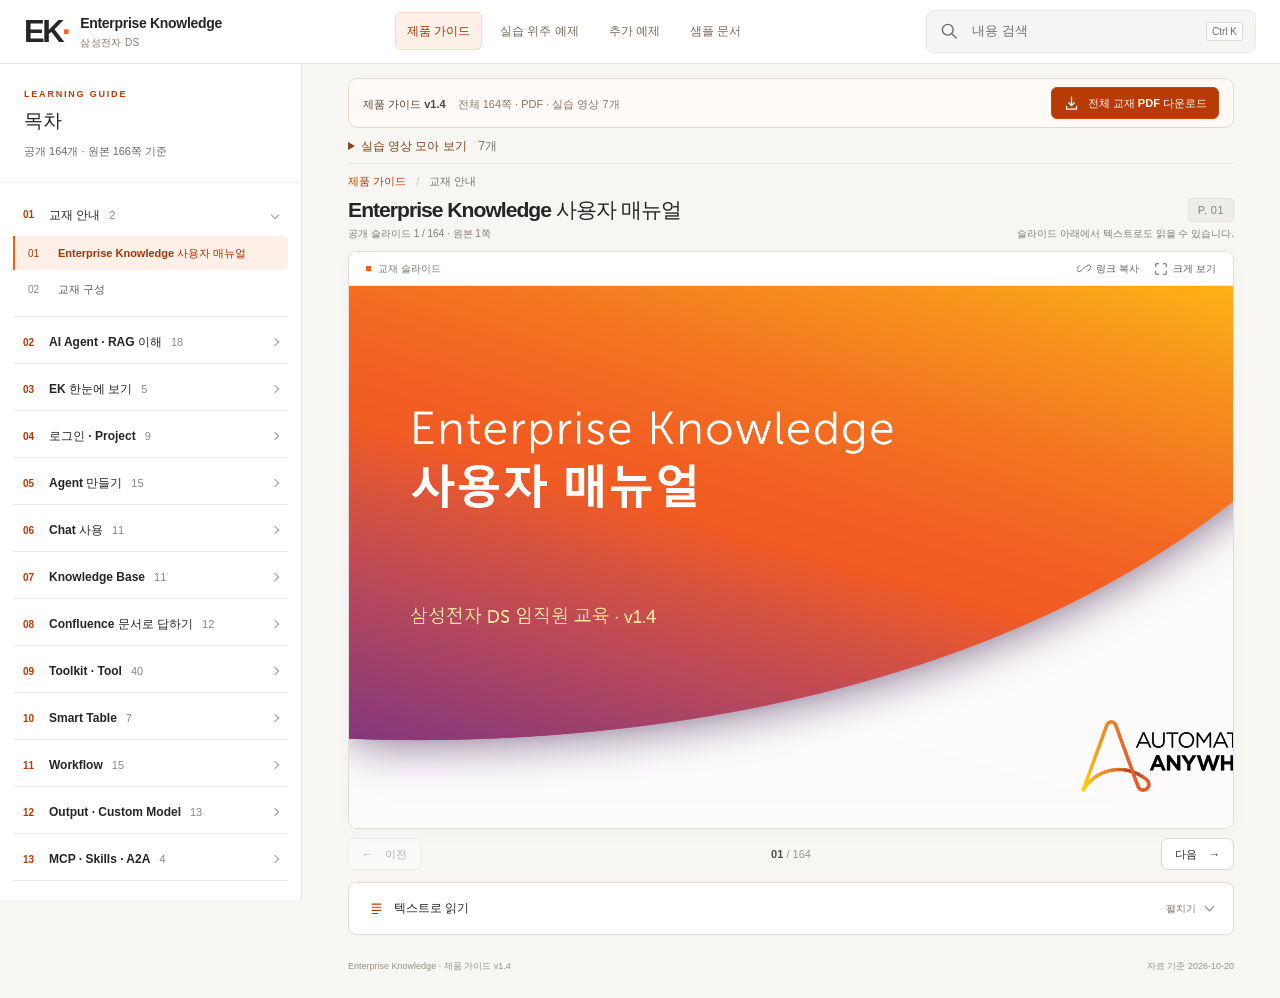
<file: index.html>
<!doctype html>
<html lang="ko">
<head>
  <meta charset="utf-8">
  <meta name="viewport" content="width=device-width, initial-scale=1">
  <meta name="theme-color" content="#FE5A10">
  <meta name="description" content="Enterprise Knowledge 영상 실습이 포함된 Enterprise Knowledge 사용자 매뉴얼 v1.4. 목차와 검색으로 필요한 내용을 찾고, 원본 슬라이드와 텍스트를 함께 읽어보세요.">
  <title>Enterprise Knowledge 사용자 매뉴얼 v1.4</title>
  <link rel="stylesheet" href="assets/site.css?v=20261110-slides">
  <script src="assets/site.js?v=20261110-slides" defer></script>
  <link rel="stylesheet" href="./assets/navigation.css?v=20261110-slides">
  <link rel="stylesheet" href="assets/full-guide.css?v=20261110-slides">
  <link rel="stylesheet" href="assets/video.css?v=20261110-slides">
<link rel="stylesheet" href="assets/fit-slide.css?v=20261110-slides">
<script src="assets/fit-slide.js?v=20261110-slides" defer></script>
</head>
<body class="catalog-reader">
  <a class="skip-link" href="#main">본문으로 바로 가기</a>
  <header class="topbar catalog-topbar">
<button class="icon-button menu-toggle" id="menu-toggle" type="button" aria-controls="sidebar" aria-expanded="false" aria-label="목차 열기">
      <svg viewBox="0 0 24 24" aria-hidden="true"><path d="M4 6h16M4 12h16M4 18h16"/></svg>
    </button>
<a class="brand" href="./" aria-label="Enterprise Knowledge 삼성전자 DS 제품 가이드"><span class="brand-symbol" aria-hidden="true">EK<span>·</span></span><span class="brand-name">Enterprise Knowledge<small>삼성전자 DS</small></span></a>
<nav class="catalog-nav" aria-label="자료 선택"><a href="./" aria-current="page">제품 가이드</a><a href="examples/">실습 위주 예제</a><a href="additional-examples/">추가 예제</a><a href="samples/">샘플 문서</a></nav>
<form class="search" role="search" id="search-form">
      <label class="sr-only" for="search-input">내용 검색</label>
      <svg viewBox="0 0 24 24" aria-hidden="true"><circle cx="10.5" cy="10.5" r="6.5"/><path d="m16 16 4.5 4.5"/></svg>
      <input id="search-input" type="search" placeholder="내용 검색" autocomplete="off" spellcheck="false" aria-controls="course-nav" aria-describedby="search-status">
      <button id="search-results-button" class="search-results-button" type="button" hidden>결과 보기</button>
      <kbd aria-hidden="true">Ctrl K</kbd>
    </form>
</header>

  <div class="app-layout">
    <button class="nav-backdrop" id="nav-backdrop" type="button" tabindex="-1" aria-label="목차 닫기" hidden></button>
    <aside class="sidebar" id="sidebar" aria-label="목차">
      <div class="sidebar-heading"><div><p class="eyebrow">LEARNING GUIDE</p><h2>목차</h2></div><button class="icon-button mobile-close" id="menu-close" type="button" aria-label="목차 닫기"><svg viewBox="0 0 24 24" aria-hidden="true"><path d="m6 6 12 12M18 6 6 18"/></svg></button></div>
      <p class="search-status" id="search-status" role="status" aria-live="polite">자료를 불러오고 있습니다.</p>
      <nav id="course-nav" aria-label="모듈별 슬라이드"></nav>
      <div class="sidebar-footer"><span class="status-dot" aria-hidden="true"></span><span id="document-version">제품 가이드 v1.4 · 영상 실습 포함</span><p>목차를 선택하거나 검색해 보세요.<br>← → 키로 앞뒤 페이지를 이동합니다.</p></div>
    </aside>

    <main id="main" tabindex="-1">
      <div class="guide-download-bar" role="group" aria-label="전체 교재 다운로드"><div class="guide-download-copy"><strong>제품 가이드 v1.4</strong><span>전체 164쪽 · PDF · 실습 영상 7개</span></div><a class="full-guide-download" href="downloads/full-guide.pdf" download="EK_사용자매뉴얼_v1.4_전체교재.pdf" aria-label="제품 가이드 전체 교재 PDF 다운로드, 164쪽"><svg viewBox="0 0 24 24" aria-hidden="true"><path d="M12 3v12m-4-4 4 4 4-4M5 16v4h14v-4"/></svg><span>전체 교재 PDF 다운로드</span></a></div>
      <details class="video-index"><summary>실습 영상 모아 보기 <span>7개</span></summary><ul><li><a href="#slide-34"><span>34쪽</span> 언어 설정 바꾸기</a></li><li><a href="#slide-35"><span>35쪽</span> 프로젝트 만들기</a></li><li><a href="#slide-48"><span>48쪽</span> 에이전트 만들기</a></li><li><a href="#slide-49"><span>49쪽</span> 툴킷 추가하기</a></li><li><a href="#slide-50"><span>50쪽</span> 도구와 Workflow 추가하기</a></li><li><a href="#slide-60"><span>60쪽</span> 에이전트와 채팅하기</a></li><li><a href="#slide-72"><span>72쪽</span> 지식 베이스 문서를 연결해 채팅하기</a></li></ul></details>
      <section class="loading-panel" id="loading-panel" aria-live="polite"><span class="loading-spinner" aria-hidden="true"></span><h1>제품 자료를 불러오는 중입니다</h1><p>잠시만 기다려 주세요.</p></section>
      <section class="error-panel" id="error-panel" hidden><p class="eyebrow">자료를 열 수 없습니다</p><h1>제품 자료를 다시 불러와 주세요</h1><p id="error-message"></p><button class="button primary" id="retry-button" type="button">다시 불러오기</button></section>
      <article id="reader" hidden>
        <div class="reader-heading">
          <div class="breadcrumb"><span>제품 가이드</span><span aria-hidden="true">/</span><span id="module-label"></span></div>
          <div class="title-row"><h1 id="slide-title"></h1><span class="source-page" id="source-page"></span></div>
          <div class="reader-meta"><p id="position-label"></p><p id="shortcuts-hint">슬라이드 아래에서 텍스트로도 읽을 수 있습니다.</p></div>
        </div>

        <section class="slide-card" aria-label="교재 슬라이드">
          <div class="slide-toolbar"><span><span class="tiny-square" aria-hidden="true"></span>교재 슬라이드</span><div><button class="text-button video-jump" id="video-jump" type="button" hidden>▶ 영상 보기</button><button class="text-button" id="copy-link" type="button"><svg viewBox="0 0 24 24" aria-hidden="true"><path d="m10 13 4-4M8 15l-2 2a4 4 0 0 1-6-6l4-4M16 9l2-2a4 4 0 0 1 6 6l-4 4" transform="translate(1 0) scale(.9)"/></svg><span>링크 복사</span></button><button class="text-button" id="expand-slide" type="button"><svg viewBox="0 0 24 24" aria-hidden="true"><path d="M8 3H3v5M16 3h5v5M3 16v5h5M21 16v5h-5"/></svg><span>크게 보기</span></button></div></div>
          <div class="slide-image-wrap"><img id="slide-image" alt="" width="1600" height="900" decoding="async"><p id="image-error" class="image-error" hidden>슬라이드 이미지를 불러오지 못했습니다. 아래의 텍스트 내용을 확인하거나 페이지를 새로고침해 주세요.</p></div>
          <p class="public-mask-note" id="public-mask-note" hidden>공개용으로 일부 정보가 가려져 있습니다.</p>
        </section>

        <div class="page-navigation" aria-label="슬라이드 이동"><button class="button" id="previous-slide" type="button"><span aria-hidden="true">←</span><span>이전</span></button><span class="page-navigation-count" id="navigation-count"></span><button class="button" id="next-slide" type="button"><span>다음</span><span aria-hidden="true">→</span></button></div>

        <section class="video-card" id="video-panel" aria-labelledby="video-title" hidden>
          <div class="video-heading"><div><p class="eyebrow">화면으로 따라하기</p><h2 id="video-title">실습 영상</h2><p id="video-duration"></p></div><button type="button" class="button primary" id="video-play">영상 재생</button></div>
          <video id="lesson-video" controls playsinline preload="metadata" aria-label="실습 영상"></video>
          <p class="video-error" id="video-error" hidden role="status">영상을 불러오지 못했습니다. 아래 ‘영상 파일 다운로드’로 저장한 뒤 재생해 주세요.</p>
          <div class="video-footer"><p>소리가 없는 화면 녹화입니다. 일시정지하거나 재생 막대를 이동하며 따라 해보세요.</p><a id="video-download" download>영상 파일 다운로드</a></div>
        </section>

        

        <details class="transcript" id="transcript"><summary><span><svg viewBox="0 0 24 24" aria-hidden="true"><path d="M5 5h14M5 10h14M5 15h14M5 20h9"/></svg>텍스트로 읽기</span><span class="details-label">펼치기</span></summary><div class="transcript-inner"><p class="transcript-note">슬라이드의 텍스트와 표입니다. 화면 배치와 실습 화면은 위의 슬라이드를 함께 참고해 주세요.</p><div id="slide-text"></div><div id="slide-tables"></div><div id="slide-links"></div></div></details>

        <footer class="reader-footer"><span>Enterprise Knowledge · 제품 가이드 v1.4</span><span id="document-updated"></span></footer>
      </article>
    </main>
  </div>

  <dialog class="image-dialog" id="image-dialog" aria-labelledby="dialog-title"><div class="dialog-toolbar"><h2 id="dialog-title">슬라이드 크게 보기</h2><button class="button" id="close-dialog" type="button">닫기 <span aria-hidden="true">×</span></button></div><div class="dialog-image-wrap"><img id="dialog-image" alt=""></div><p>작은 화면에서는 이미지를 가로로 이동해 읽을 수 있습니다. Esc 키로 닫을 수 있습니다.</p></dialog>
  <div class="toast" id="toast" role="status" aria-live="polite" hidden></div>
  <noscript><div class="noscript-message">이 제품 자료는 목차와 검색 기능에 JavaScript를 사용합니다. 전체 교재는 상단 PDF 다운로드로 받을 수 있습니다. 브라우저 설정에서 JavaScript를 허용한 후 다시 열어 주세요.</div></noscript>
</body>
</html>
</file>
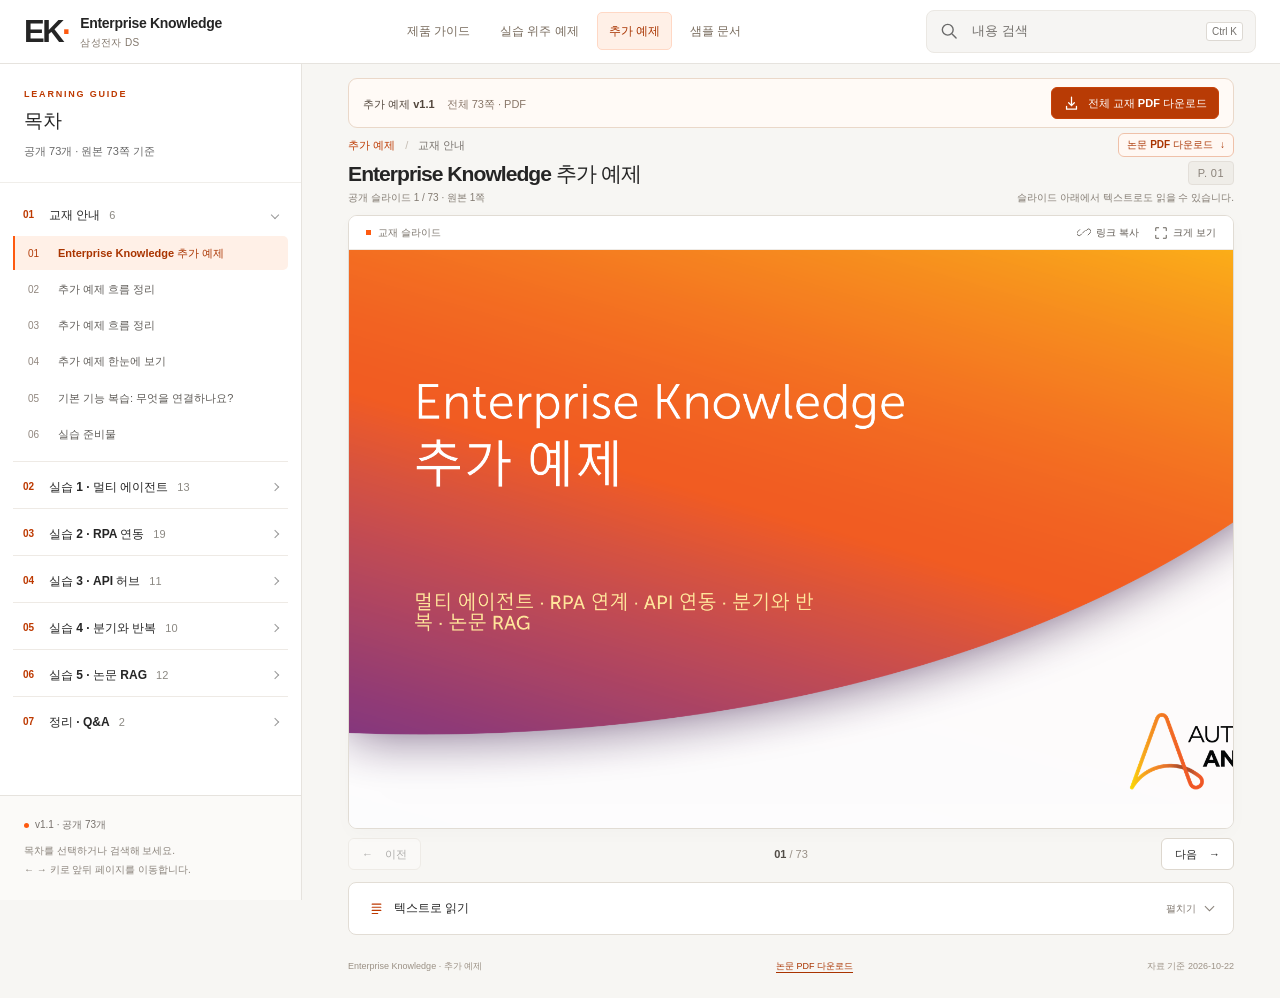
<file: additional-examples/index.html>
<!doctype html>
<html lang="ko">
<head>
  <meta charset="utf-8">
  <meta name="viewport" content="width=device-width, initial-scale=1">
  <meta name="theme-color" content="#FE5A10">
  <meta name="description" content="Enterprise Knowledge 추가 예제 제품 자료. 목차와 검색으로 필요한 내용을 찾고, 원본 슬라이드와 텍스트를 함께 읽어보세요.">
  <title>추가 예제 실습 교재 · Enterprise Knowledge</title>
  <link rel="stylesheet" href="assets/site.css?v=20261110-slides">
  <script src="assets/site.js?v=20261110-slides" defer></script>
  <link rel="stylesheet" href="../assets/navigation.css?v=20261110-slides">
  <link rel="stylesheet" href="../assets/full-guide.css?v=20261110-slides">
<link rel="stylesheet" href="../assets/fit-slide.css?v=20261110-slides">
<script src="../assets/fit-slide.js?v=20261110-slides" defer></script>
</head>
<body class="catalog-reader">
  <a class="skip-link" href="#main">본문으로 바로 가기</a>
  <header class="topbar catalog-topbar">
<button class="icon-button menu-toggle" id="menu-toggle" type="button" aria-controls="sidebar" aria-expanded="false" aria-label="목차 열기">
      <svg viewBox="0 0 24 24" aria-hidden="true"><path d="M4 6h16M4 12h16M4 18h16"/></svg>
    </button>
<a class="brand" href="../" aria-label="Enterprise Knowledge 삼성전자 DS 제품 가이드"><span class="brand-symbol" aria-hidden="true">EK<span>·</span></span><span class="brand-name">Enterprise Knowledge<small>삼성전자 DS</small></span></a>
<nav class="catalog-nav" aria-label="자료 선택"><a href="../">제품 가이드</a><a href="../examples/">실습 위주 예제</a><a href="../additional-examples/" aria-current="page">추가 예제</a><a href="../samples/">샘플 문서</a></nav>
<form class="search" role="search" id="search-form">
      <label class="sr-only" for="search-input">내용 검색</label>
      <svg viewBox="0 0 24 24" aria-hidden="true"><circle cx="10.5" cy="10.5" r="6.5"/><path d="m16 16 4.5 4.5"/></svg>
      <input id="search-input" type="search" placeholder="내용 검색" autocomplete="off" spellcheck="false" aria-controls="course-nav" aria-describedby="search-status">
      <button id="search-results-button" class="search-results-button" type="button" hidden>결과 보기</button>
      <kbd aria-hidden="true">Ctrl K</kbd>
    </form>
</header>

  <div class="app-layout">
    <button class="nav-backdrop" id="nav-backdrop" type="button" tabindex="-1" aria-label="목차 닫기" hidden></button>
    <aside class="sidebar" id="sidebar" aria-label="목차">
      <div class="sidebar-heading"><div><p class="eyebrow">LEARNING GUIDE</p><h2>목차</h2></div><button class="icon-button mobile-close" id="menu-close" type="button" aria-label="목차 닫기"><svg viewBox="0 0 24 24" aria-hidden="true"><path d="m6 6 12 12M18 6 6 18"/></svg></button></div>
      <p class="search-status" id="search-status" role="status" aria-live="polite">자료를 불러오고 있습니다.</p>
      <nav id="course-nav" aria-label="모듈별 슬라이드"></nav>
      <div class="sidebar-footer"><span class="status-dot" aria-hidden="true"></span><span id="document-version">추가 예제 · 웹 제품 자료</span><p>목차를 선택하거나 검색해 보세요.<br>← → 키로 앞뒤 페이지를 이동합니다.</p></div>
    </aside>

    <main id="main" tabindex="-1">
      <div class="guide-download-bar" role="group" aria-label="전체 교재 다운로드"><div class="guide-download-copy"><strong>추가 예제 v1.1</strong><span>전체 73쪽 · PDF</span></div><a class="full-guide-download" href="downloads/full-guide.pdf" download="EK_추가예제_v1.1_전체교재.pdf" aria-label="추가 예제 전체 교재 PDF 다운로드, 73쪽"><svg viewBox="0 0 24 24" aria-hidden="true"><path d="M12 3v12m-4-4 4 4 4-4M5 16v4h14v-4"/></svg><span>전체 교재 PDF 다운로드</span></a></div>
      <section class="loading-panel" id="loading-panel" aria-live="polite"><span class="loading-spinner" aria-hidden="true"></span><h1>제품 자료를 불러오는 중입니다</h1><p>잠시만 기다려 주세요.</p></section>
      <section class="error-panel" id="error-panel" hidden><p class="eyebrow">자료를 열 수 없습니다</p><h1>제품 자료를 다시 불러와 주세요</h1><p id="error-message"></p><button class="button primary" id="retry-button" type="button">다시 불러오기</button></section>
      <article id="reader" hidden>
        <div class="reader-heading">
          <div class="breadcrumb"><span>추가 예제</span><span aria-hidden="true">/</span><span id="module-label"></span></div>
          <div class="reader-resource-action"><a class="downloads-link" href="downloads/">논문 PDF 다운로드 <span aria-hidden="true">↓</span></a></div>
          <div class="title-row"><h1 id="slide-title"></h1><span class="source-page" id="source-page"></span></div>
          <div class="reader-meta"><p id="position-label"></p><p id="shortcuts-hint">슬라이드 아래에서 텍스트로도 읽을 수 있습니다.</p></div>
        </div>

        <section class="slide-card" aria-label="교재 슬라이드">
          <div class="slide-toolbar"><span><span class="tiny-square" aria-hidden="true"></span>교재 슬라이드</span><div><button class="text-button" id="copy-link" type="button"><svg viewBox="0 0 24 24" aria-hidden="true"><path d="m10 13 4-4M8 15l-2 2a4 4 0 0 1-6-6l4-4M16 9l2-2a4 4 0 0 1 6 6l-4 4" transform="translate(1 0) scale(.9)"/></svg><span>링크 복사</span></button><button class="text-button" id="expand-slide" type="button"><svg viewBox="0 0 24 24" aria-hidden="true"><path d="M8 3H3v5M16 3h5v5M3 16v5h5M21 16v5h-5"/></svg><span>크게 보기</span></button></div></div>
          <div class="slide-image-wrap"><img id="slide-image" alt="" width="1920" height="1080" decoding="async"><p id="image-error" class="image-error" hidden>슬라이드 이미지를 불러오지 못했습니다. 아래의 텍스트 내용을 확인하거나 페이지를 새로고침해 주세요.</p></div>
          <p class="public-mask-note" id="public-mask-note" hidden>공개용으로 일부 정보가 가려져 있습니다.</p>
        </section>

        <div class="page-navigation" aria-label="슬라이드 이동"><button class="button" id="previous-slide" type="button"><span aria-hidden="true">←</span><span>이전</span></button><span class="page-navigation-count" id="navigation-count"></span><button class="button" id="next-slide" type="button"><span>다음</span><span aria-hidden="true">→</span></button></div>

        <section class="paper-resources" id="paper-resources" aria-labelledby="paper-resources-title" hidden>
          <div class="paper-resources-heading"><div><h2 id="paper-resources-title">논문 실습 자료</h2><p id="paper-resources-description">교재에 소개된 논문 PDF 5편을 내려받을 수 있습니다.</p></div><a class="button" href="downloads/">논문 PDF 5편 보기 <span aria-hidden="true">→</span></a></div>
          <div class="paper-resource-links" id="paper-resource-links"></div>
        </section>

        

        <details class="transcript" id="transcript"><summary><span><svg viewBox="0 0 24 24" aria-hidden="true"><path d="M5 5h14M5 10h14M5 15h14M5 20h9"/></svg>텍스트로 읽기</span><span class="details-label">펼치기</span></summary><div class="transcript-inner"><p class="transcript-note">슬라이드의 텍스트와 표입니다. 화면 배치와 실습 화면은 위의 슬라이드를 함께 참고해 주세요. 스크린샷 속 글자는 슬라이드 이미지에서 확인할 수 있습니다.</p><div id="slide-text"></div><div id="slide-tables"></div><div id="slide-links"></div></div></details>

        <footer class="reader-footer"><span>Enterprise Knowledge · 추가 예제</span><a class="footer-downloads-link" href="downloads/">논문 PDF 다운로드</a><span id="document-updated"></span></footer>
      </article>
    </main>
  </div>

  <dialog class="image-dialog" id="image-dialog" aria-labelledby="dialog-title"><div class="dialog-toolbar"><h2 id="dialog-title">슬라이드 크게 보기</h2><button class="button" id="close-dialog" type="button">닫기 <span aria-hidden="true">×</span></button></div><div class="dialog-image-wrap"><img id="dialog-image" alt=""></div><p>작은 화면에서는 이미지를 가로로 이동해 읽을 수 있습니다. Esc 키로 닫을 수 있습니다.</p></dialog>
  <div class="toast" id="toast" role="status" aria-live="polite" hidden></div>
  <noscript><div class="noscript-message">이 제품 자료는 목차와 검색 기능에 JavaScript를 사용합니다. 브라우저 설정에서 JavaScript를 허용한 후 다시 열어 주세요.</div></noscript>
</body>
</html>
</file>
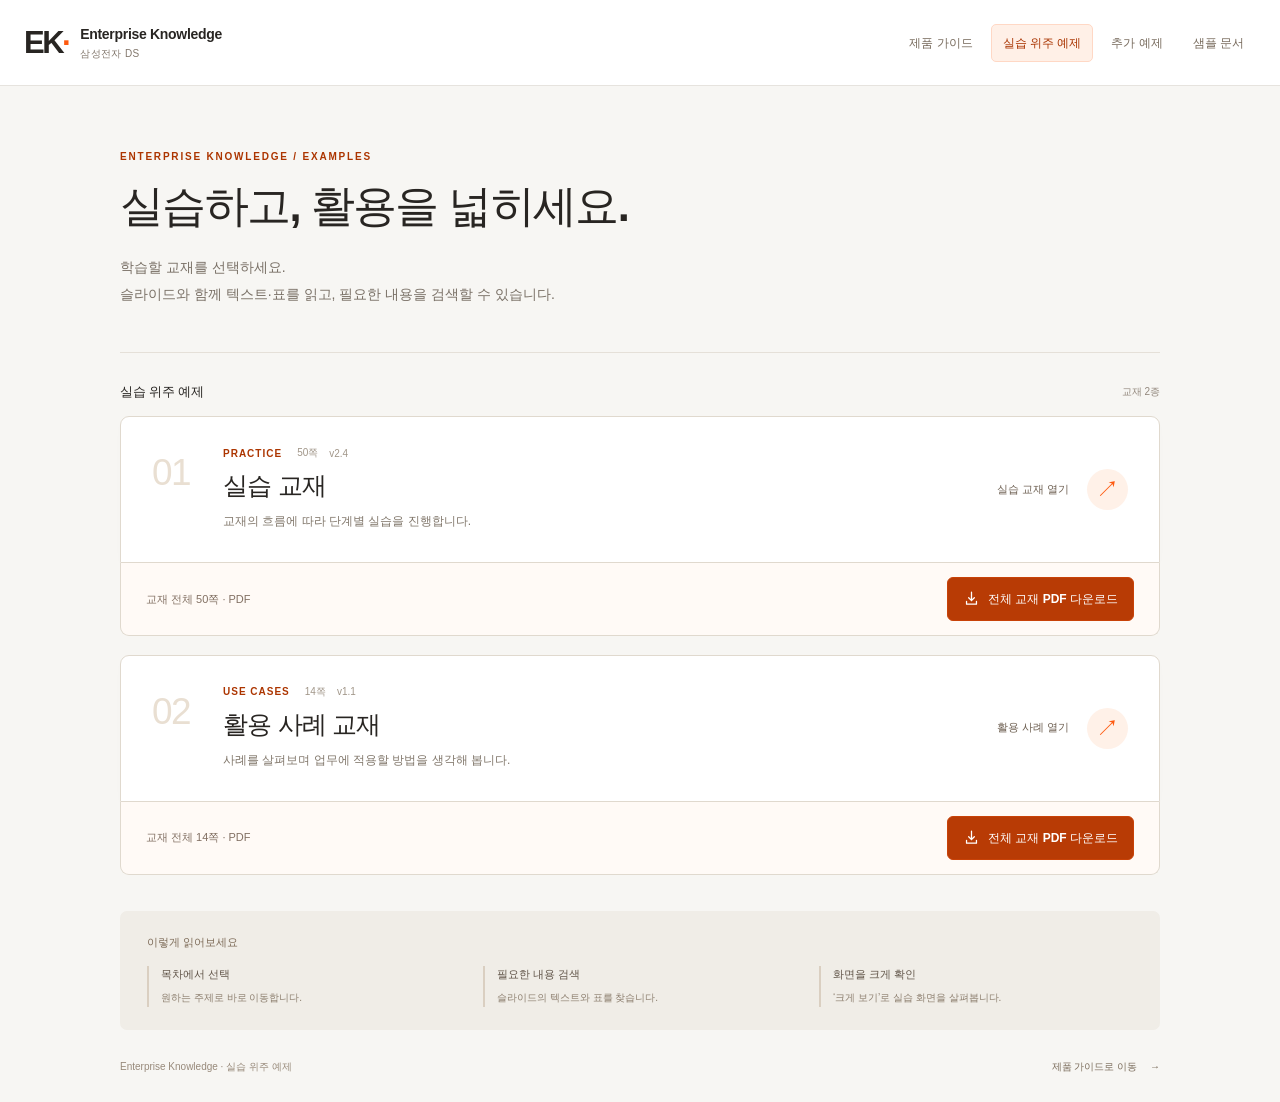
<file: examples/index.html>
<!doctype html>
<html lang="ko">
<head>
  <meta charset="utf-8">
  <meta name="viewport" content="width=device-width, initial-scale=1">
  <meta name="theme-color" content="#FE5A10">
  <meta name="description" content="Enterprise Knowledge 실습 위주 예제. 실습 교재와 활용 사례 교재를 선택해 슬라이드, 텍스트, 표를 확인하세요.">
  <title>실습 위주 예제 · Enterprise Knowledge</title>
  <link rel="stylesheet" href="assets/examples.css?v=20261110-slides">
  <link rel="stylesheet" href="../assets/navigation.css?v=20261110-slides">
  <link rel="stylesheet" href="../assets/full-guide.css?v=20261110-slides">
</head>
<body class="catalog-static">
  <a class="skip-link" href="#main">본문으로 바로 가기</a>
  <header class="topbar catalog-topbar">
<a class="brand" href="../" aria-label="Enterprise Knowledge 삼성전자 DS 제품 가이드"><span class="brand-symbol" aria-hidden="true">EK<span>·</span></span><span class="brand-name">Enterprise Knowledge<small>삼성전자 DS</small></span></a>
<nav class="catalog-nav" aria-label="자료 선택"><a href="../">제품 가이드</a><a href="../examples/" aria-current="page">실습 위주 예제</a><a href="../additional-examples/">추가 예제</a><a href="../samples/">샘플 문서</a></nav>
</header>
  <main id="main" tabindex="-1">
    <div class="intro">
      <p class="eyebrow">ENTERPRISE KNOWLEDGE / EXAMPLES</p>
      <h1>실습하고, 활용을 넓히세요.</h1>
      <p class="intro-copy">학습할 교재를 선택하세요.<br>슬라이드와 함께 텍스트·표를 읽고, 필요한 내용을 검색할 수 있습니다.</p>
    </div>

    <section class="materials" aria-labelledby="materials-heading">
      <div class="section-heading"><h2 id="materials-heading">실습 위주 예제</h2><span>교재 2종</span></div>
      <div class="material-choice"><a class="material-card" href="practice/" aria-labelledby="practice-title practice-action">
        <span class="material-number" aria-hidden="true">01</span>
        <div class="material-content"><div class="material-meta"><span class="category">PRACTICE</span><span>50쪽</span><span>v2.4</span></div><h3 id="practice-title">실습 교재</h3><p>교재의 흐름에 따라 단계별 실습을 진행합니다.</p></div>
        <span class="material-action" id="practice-action">실습 교재 열기 <span aria-hidden="true">↗</span></span>
      </a><div class="material-download"><span class="material-download-label">교재 전체 50쪽 · PDF</span><a class="full-guide-download" href="practice/downloads/full-guide.pdf" download="EK_실습교재_전체교재.pdf" aria-label="실습 위주 예제 · 실습 교재 전체 교재 PDF 다운로드, 50쪽"><svg viewBox="0 0 24 24" aria-hidden="true"><path d="M12 3v12m-4-4 4 4 4-4M5 16v4h14v-4"/></svg><span>전체 교재 PDF 다운로드</span></a></div></div>
      <div class="material-choice"><a class="material-card" href="usecases/" aria-labelledby="usecases-title usecases-action">
        <span class="material-number" aria-hidden="true">02</span>
        <div class="material-content"><div class="material-meta"><span class="category">USE CASES</span><span>14쪽</span><span>v1.1</span></div><h3 id="usecases-title">활용 사례 교재</h3><p>사례를 살펴보며 업무에 적용할 방법을 생각해 봅니다.</p></div>
        <span class="material-action" id="usecases-action">활용 사례 열기 <span aria-hidden="true">↗</span></span>
      </a><div class="material-download"><span class="material-download-label">교재 전체 14쪽 · PDF</span><a class="full-guide-download" href="usecases/downloads/full-guide.pdf" download="EK_활용사례_전체교재.pdf" aria-label="실습 위주 예제 · 활용 사례 교재 전체 교재 PDF 다운로드, 14쪽"><svg viewBox="0 0 24 24" aria-hidden="true"><path d="M12 3v12m-4-4 4 4 4-4M5 16v4h14v-4"/></svg><span>전체 교재 PDF 다운로드</span></a></div></div>
    </section>

    <aside class="reading-guide" aria-labelledby="guide-heading"><h2 id="guide-heading">이렇게 읽어보세요</h2><ol><li><strong>목차에서 선택</strong><span>원하는 주제로 바로 이동합니다.</span></li><li><strong>필요한 내용 검색</strong><span>슬라이드의 텍스트와 표를 찾습니다.</span></li><li><strong>화면을 크게 확인</strong><span>‘크게 보기’로 실습 화면을 살펴봅니다.</span></li></ol></aside>
    <footer><span>Enterprise Knowledge · 실습 위주 예제</span><a href="../">제품 가이드로 이동 <span aria-hidden="true">→</span></a></footer>
  </main>
</body>
</html>
</file>
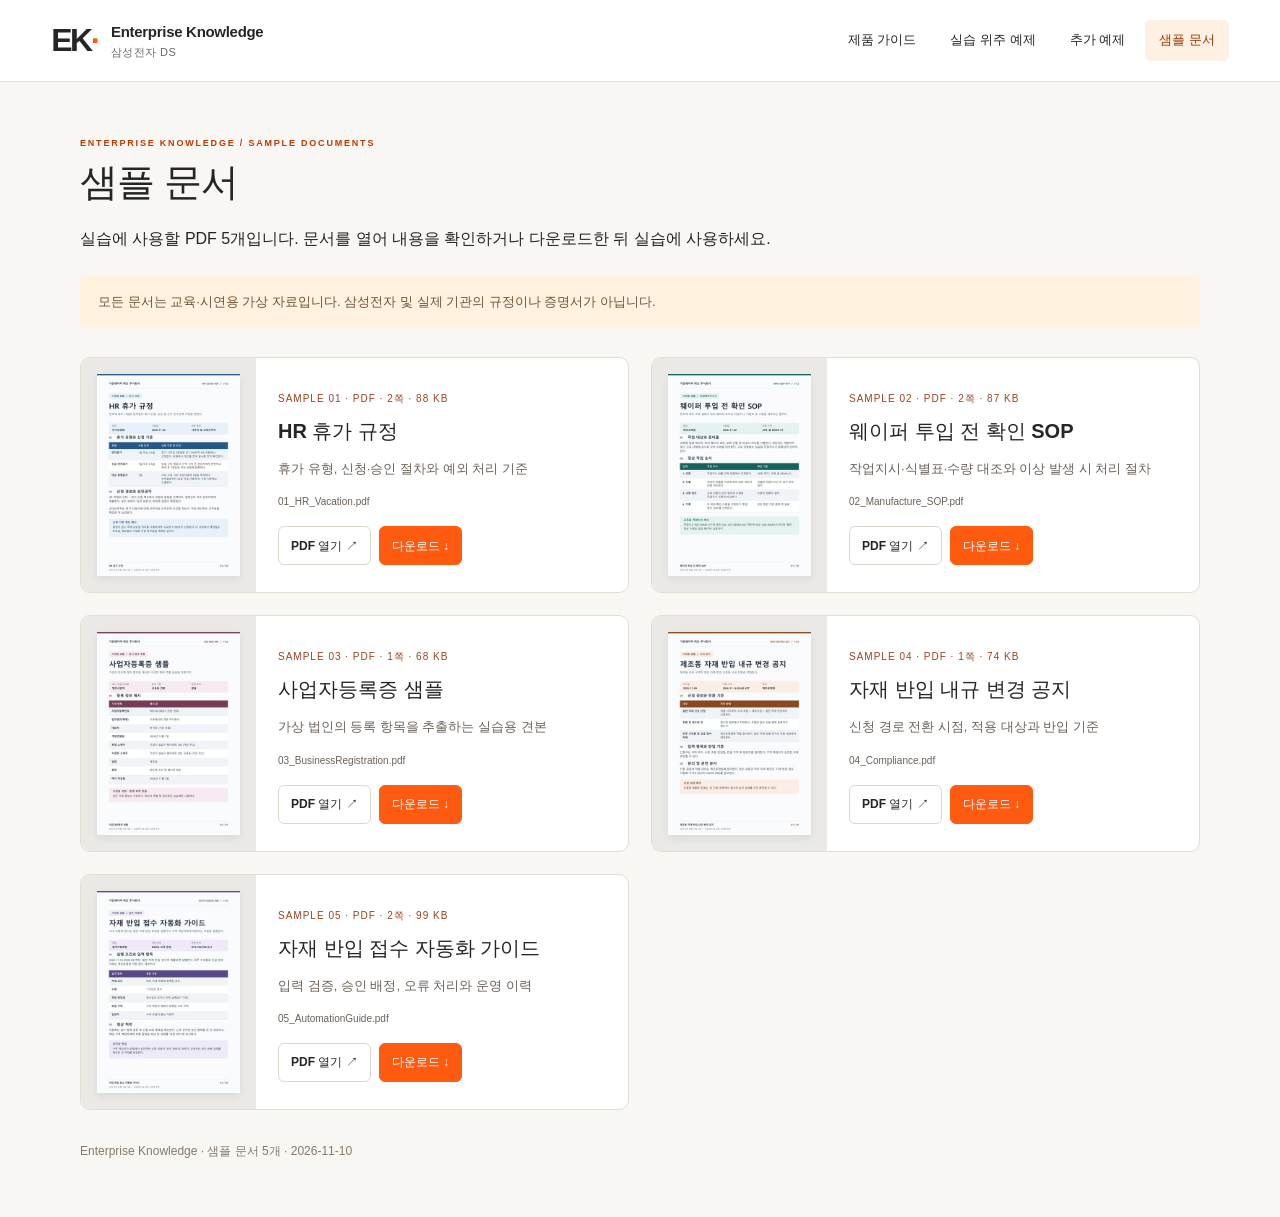
<file: samples/index.html>
<!doctype html><html lang="ko"><head><meta charset="utf-8"><meta name="viewport" content="width=device-width,initial-scale=1"><title>샘플 문서 · Enterprise Knowledge</title><meta name="description" content="실습에 사용할 교육용 샘플 PDF 5개를 열고 내려받으세요."><link rel="stylesheet" href="../assets/site.css?v=20261110"><link rel="stylesheet" href="samples.css?v=20261110"></head><body><a class="skip-link" href="#main">본문으로 바로 가기</a><header class="samples-header"><a class="brand" href="../"><span class="brand-symbol">EK<span>·</span></span><span class="brand-name">Enterprise Knowledge<small>삼성전자 DS</small></span></a><nav class="catalog-nav" aria-label="자료 선택"><a href="../">제품 가이드</a><a href="../examples/">실습 위주 예제</a><a href="../additional-examples/">추가 예제</a><a href="./" aria-current="page">샘플 문서</a></nav></header><main id="main" class="samples-main"><p class="eyebrow">ENTERPRISE KNOWLEDGE / SAMPLE DOCUMENTS</p><h1>샘플 문서</h1><p class="samples-intro">실습에 사용할 PDF 5개입니다. 문서를 열어 내용을 확인하거나 다운로드한 뒤 실습에 사용하세요.</p><p class="sample-notice">모든 문서는 교육·시연용 가상 자료입니다. 삼성전자 및 실제 기관의 규정이나 증명서가 아닙니다.</p><div class="sample-grid"><article class="sample-card"><a class="preview" href="files/01_HR_Vacation.pdf" target="_blank" rel="noopener" aria-label="HR 휴가 규정 PDF 열기"><img src="previews/01.jpg" alt="HR 휴가 규정 첫 페이지 미리 보기" loading="lazy"></a><div class="sample-copy"><p class="sample-number">SAMPLE 01 · PDF · 2쪽 · 88 KB</p><h2>HR 휴가 규정</h2><p>휴가 유형, 신청·승인 절차와 예외 처리 기준</p><p class="filename">01_HR_Vacation.pdf</p><div class="sample-actions"><a class="button" href="files/01_HR_Vacation.pdf" target="_blank" rel="noopener">PDF 열기 ↗</a><a class="button primary" href="files/01_HR_Vacation.pdf" download>다운로드 ↓</a></div></div></article><article class="sample-card"><a class="preview" href="files/02_Manufacture_SOP.pdf" target="_blank" rel="noopener" aria-label="웨이퍼 투입 전 확인 SOP PDF 열기"><img src="previews/02.jpg" alt="웨이퍼 투입 전 확인 SOP 첫 페이지 미리 보기" loading="lazy"></a><div class="sample-copy"><p class="sample-number">SAMPLE 02 · PDF · 2쪽 · 87 KB</p><h2>웨이퍼 투입 전 확인 SOP</h2><p>작업지시·식별표·수량 대조와 이상 발생 시 처리 절차</p><p class="filename">02_Manufacture_SOP.pdf</p><div class="sample-actions"><a class="button" href="files/02_Manufacture_SOP.pdf" target="_blank" rel="noopener">PDF 열기 ↗</a><a class="button primary" href="files/02_Manufacture_SOP.pdf" download>다운로드 ↓</a></div></div></article><article class="sample-card"><a class="preview" href="files/03_BusinessRegistration.pdf" target="_blank" rel="noopener" aria-label="사업자등록증 샘플 PDF 열기"><img src="previews/03.jpg" alt="사업자등록증 샘플 첫 페이지 미리 보기" loading="lazy"></a><div class="sample-copy"><p class="sample-number">SAMPLE 03 · PDF · 1쪽 · 68 KB</p><h2>사업자등록증 샘플</h2><p>가상 법인의 등록 항목을 추출하는 실습용 견본</p><p class="filename">03_BusinessRegistration.pdf</p><div class="sample-actions"><a class="button" href="files/03_BusinessRegistration.pdf" target="_blank" rel="noopener">PDF 열기 ↗</a><a class="button primary" href="files/03_BusinessRegistration.pdf" download>다운로드 ↓</a></div></div></article><article class="sample-card"><a class="preview" href="files/04_Compliance.pdf" target="_blank" rel="noopener" aria-label="자재 반입 내규 변경 공지 PDF 열기"><img src="previews/04.jpg" alt="자재 반입 내규 변경 공지 첫 페이지 미리 보기" loading="lazy"></a><div class="sample-copy"><p class="sample-number">SAMPLE 04 · PDF · 1쪽 · 74 KB</p><h2>자재 반입 내규 변경 공지</h2><p>신청 경로 전환 시점, 적용 대상과 반입 기준</p><p class="filename">04_Compliance.pdf</p><div class="sample-actions"><a class="button" href="files/04_Compliance.pdf" target="_blank" rel="noopener">PDF 열기 ↗</a><a class="button primary" href="files/04_Compliance.pdf" download>다운로드 ↓</a></div></div></article><article class="sample-card"><a class="preview" href="files/05_AutomationGuide.pdf" target="_blank" rel="noopener" aria-label="자재 반입 접수 자동화 가이드 PDF 열기"><img src="previews/05.jpg" alt="자재 반입 접수 자동화 가이드 첫 페이지 미리 보기" loading="lazy"></a><div class="sample-copy"><p class="sample-number">SAMPLE 05 · PDF · 2쪽 · 99 KB</p><h2>자재 반입 접수 자동화 가이드</h2><p>입력 검증, 승인 배정, 오류 처리와 운영 이력</p><p class="filename">05_AutomationGuide.pdf</p><div class="sample-actions"><a class="button" href="files/05_AutomationGuide.pdf" target="_blank" rel="noopener">PDF 열기 ↗</a><a class="button primary" href="files/05_AutomationGuide.pdf" download>다운로드 ↓</a></div></div></article></div><footer>Enterprise Knowledge · 샘플 문서 5개 · 2026-11-10</footer></main></body></html>
</file>
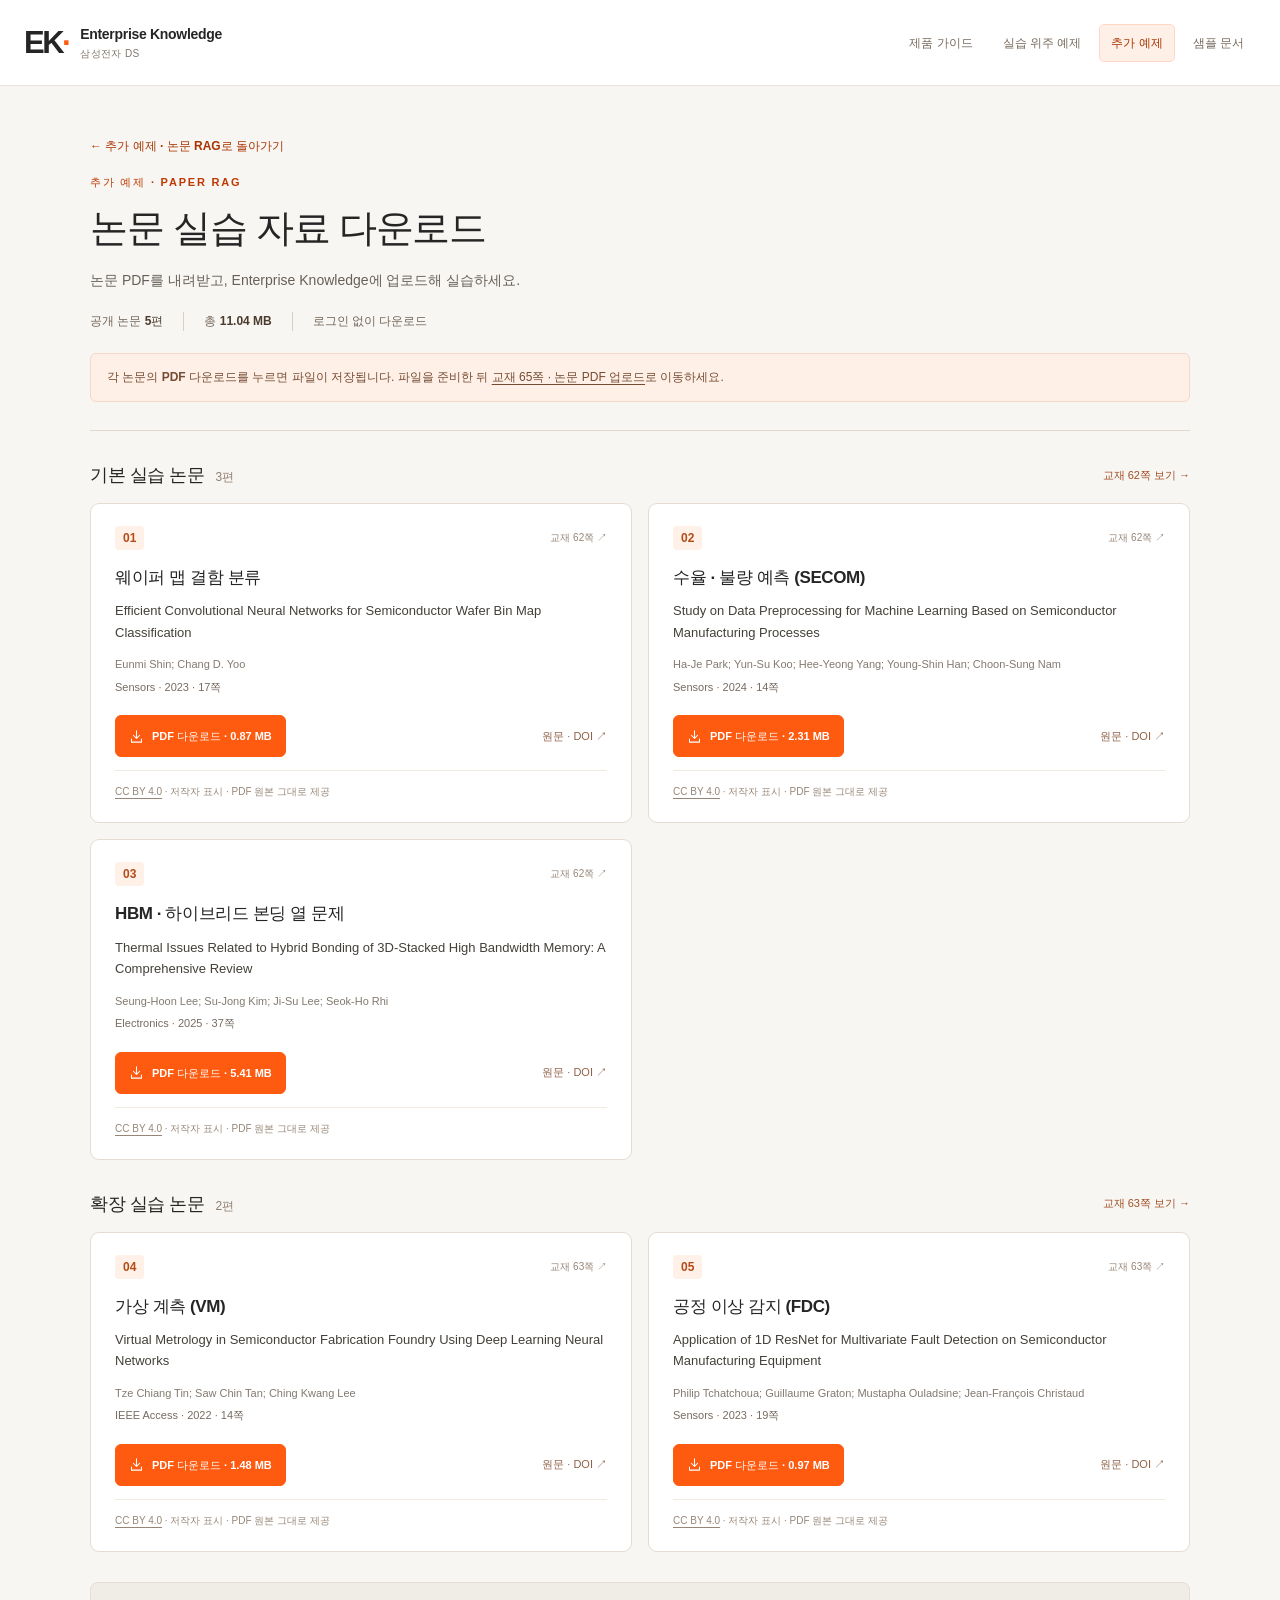
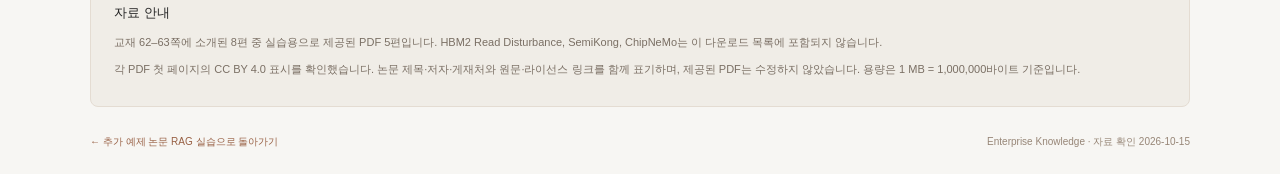
<file: additional-examples/downloads/index.html>
<!doctype html>
<html lang="ko">
<head>
  <meta charset="utf-8">
  <meta name="viewport" content="width=device-width, initial-scale=1">
  <meta name="theme-color" content="#FE5A10">
  <meta name="description" content="Enterprise Knowledge 추가 예제 논문 RAG 실습에 사용하는 공개 논문 PDF 5편을 바로 다운로드합니다.">
  <title>추가 예제 논문 PDF 다운로드 · Enterprise Knowledge</title>
  <link rel="stylesheet" href="../assets/site.css?v=20261110-slides">
  <link rel="stylesheet" href="downloads.css?v=20261110-slides">
  <link rel="stylesheet" href="../../assets/navigation.css?v=20261110-slides">
</head>
<body class="catalog-static downloads-page">
  <a class="skip-link" href="#main">본문으로 바로 가기</a>
  <header class="topbar catalog-topbar">
<a class="brand" href="../../" aria-label="Enterprise Knowledge 삼성전자 DS 제품 가이드"><span class="brand-symbol" aria-hidden="true">EK<span>·</span></span><span class="brand-name">Enterprise Knowledge<small>삼성전자 DS</small></span></a>
<nav class="catalog-nav" aria-label="자료 선택"><a href="../../">제품 가이드</a><a href="../../examples/">실습 위주 예제</a><a href="../../additional-examples/" aria-current="page">추가 예제</a><a href="../../samples/">샘플 문서</a></nav>
</header>
  <main id="main" class="downloads-main" tabindex="-1">
    <a class="back-to-course" href="../#slide-60">← 추가 예제 · 논문 RAG로 돌아가기</a>
    <section class="downloads-intro" aria-labelledby="downloads-title">
      <p class="eyebrow">추가 예제 · PAPER RAG</p>
      <h1 id="downloads-title">논문 실습 자료 다운로드</h1>
      <p class="downloads-lead">논문 PDF를 내려받고, Enterprise Knowledge에 업로드해 실습하세요.</p>
      <div class="downloads-summary"><span>공개 논문 <strong>5편</strong></span><span>총 <strong>11.04 MB</strong></span><span>로그인 없이 다운로드</span></div>
      <p class="downloads-instruction">각 논문의 <strong>PDF 다운로드</strong>를 누르면 파일이 저장됩니다. 파일을 준비한 뒤 <a href="../#slide-65">교재 65쪽 · 논문 PDF 업로드</a>로 이동하세요.</p>
    </section>
    <section class="paper-group" aria-labelledby="core-title">
      <div class="group-heading"><h2 id="core-title">기본 실습 논문 <span>3편</span></h2><a href="../#slide-62">교재 62쪽 보기 <span aria-hidden="true">→</span></a></div>
      <div class="paper-grid">
      <article class="paper-card" id="paper-1">
        <div class="paper-card-top"><span class="paper-number">01</span><a class="slide-reference" href="../#slide-62">교재 62쪽 ↗</a></div>
        <h3>웨이퍼 맵 결함 분류</h3>
        <p class="paper-title" lang="en">Efficient Convolutional Neural Networks for Semiconductor Wafer Bin Map Classification</p>
        <p class="paper-authors" lang="en">Eunmi Shin; Chang D. Yoo</p>
        <p class="paper-publication">Sensors · 2023 · 17쪽</p>
        <div class="paper-card-actions"><a class="button primary" href="../papers/sensors-23-01926-v3.pdf" download="sensors-23-01926-v3.pdf" aria-label="웨이퍼 맵 결함 분류 PDF 다운로드, 0.87 MB"><svg viewBox="0 0 24 24" aria-hidden="true"><path d="M12 3v12m-5-5 5 5 5-5M4 16v5h16v-5"/></svg><span>PDF 다운로드 · 0.87 MB</span></a><a class="source-link" href="https://doi.org/10.3390/s23041926" target="_blank" rel="noopener noreferrer">원문 · DOI <span aria-hidden="true">↗</span><span class="sr-only"> (새 창)</span></a></div>
        <p class="paper-license"><a href="https://creativecommons.org/licenses/by/4.0/" target="_blank" rel="noopener noreferrer">CC BY 4.0<span class="sr-only"> (새 창)</span></a> · 저작자 표시 · PDF 원본 그대로 제공</p>
      </article>
      <article class="paper-card" id="paper-2">
        <div class="paper-card-top"><span class="paper-number">02</span><a class="slide-reference" href="../#slide-62">교재 62쪽 ↗</a></div>
        <h3>수율 · 불량 예측 (SECOM)</h3>
        <p class="paper-title" lang="en">Study on Data Preprocessing for Machine Learning Based on Semiconductor Manufacturing Processes</p>
        <p class="paper-authors" lang="en">Ha-Je Park; Yun-Su Koo; Hee-Yeong Yang; Young-Shin Han; Choon-Sung Nam</p>
        <p class="paper-publication">Sensors · 2024 · 14쪽</p>
        <div class="paper-card-actions"><a class="button primary" href="../papers/sensors-24-05461.pdf" download="sensors-24-05461.pdf" aria-label="수율 · 불량 예측 (SECOM) PDF 다운로드, 2.31 MB"><svg viewBox="0 0 24 24" aria-hidden="true"><path d="M12 3v12m-5-5 5 5 5-5M4 16v5h16v-5"/></svg><span>PDF 다운로드 · 2.31 MB</span></a><a class="source-link" href="https://doi.org/10.3390/s24175461" target="_blank" rel="noopener noreferrer">원문 · DOI <span aria-hidden="true">↗</span><span class="sr-only"> (새 창)</span></a></div>
        <p class="paper-license"><a href="https://creativecommons.org/licenses/by/4.0/" target="_blank" rel="noopener noreferrer">CC BY 4.0<span class="sr-only"> (새 창)</span></a> · 저작자 표시 · PDF 원본 그대로 제공</p>
      </article>
      <article class="paper-card" id="paper-3">
        <div class="paper-card-top"><span class="paper-number">03</span><a class="slide-reference" href="../#slide-62">교재 62쪽 ↗</a></div>
        <h3>HBM · 하이브리드 본딩 열 문제</h3>
        <p class="paper-title" lang="en">Thermal Issues Related to Hybrid Bonding of 3D-Stacked High Bandwidth Memory: A Comprehensive Review</p>
        <p class="paper-authors" lang="en">Seung-Hoon Lee; Su-Jong Kim; Ji-Su Lee; Seok-Ho Rhi</p>
        <p class="paper-publication">Electronics · 2025 · 37쪽</p>
        <div class="paper-card-actions"><a class="button primary" href="../papers/electronics-14-02682-v2.pdf" download="electronics-14-02682-v2.pdf" aria-label="HBM · 하이브리드 본딩 열 문제 PDF 다운로드, 5.41 MB"><svg viewBox="0 0 24 24" aria-hidden="true"><path d="M12 3v12m-5-5 5 5 5-5M4 16v5h16v-5"/></svg><span>PDF 다운로드 · 5.41 MB</span></a><a class="source-link" href="https://doi.org/10.3390/electronics14132682" target="_blank" rel="noopener noreferrer">원문 · DOI <span aria-hidden="true">↗</span><span class="sr-only"> (새 창)</span></a></div>
        <p class="paper-license"><a href="https://creativecommons.org/licenses/by/4.0/" target="_blank" rel="noopener noreferrer">CC BY 4.0<span class="sr-only"> (새 창)</span></a> · 저작자 표시 · PDF 원본 그대로 제공</p>
      </article>
      </div>
    </section>
    <section class="paper-group" aria-labelledby="extension-title">
      <div class="group-heading"><h2 id="extension-title">확장 실습 논문 <span>2편</span></h2><a href="../#slide-63">교재 63쪽 보기 <span aria-hidden="true">→</span></a></div>
      <div class="paper-grid">
      <article class="paper-card" id="paper-5">
        <div class="paper-card-top"><span class="paper-number">04</span><a class="slide-reference" href="../#slide-63">교재 63쪽 ↗</a></div>
        <h3>가상 계측 (VM)</h3>
        <p class="paper-title" lang="en">Virtual Metrology in Semiconductor Fabrication Foundry Using Deep Learning Neural Networks</p>
        <p class="paper-authors" lang="en">Tze Chiang Tin; Saw Chin Tan; Ching Kwang Lee</p>
        <p class="paper-publication">IEEE Access · 2022 · 14쪽</p>
        <div class="paper-card-actions"><a class="button primary" href="../papers/Virtual_Metrology_in_Semiconductor_Fabrication_Foundry_Using_Deep_Learning_Neural_Networks.pdf" download="Virtual_Metrology_in_Semiconductor_Fabrication_Foundry_Using_Deep_Learning_Neural_Networks.pdf" aria-label="가상 계측 (VM) PDF 다운로드, 1.48 MB"><svg viewBox="0 0 24 24" aria-hidden="true"><path d="M12 3v12m-5-5 5 5 5-5M4 16v5h16v-5"/></svg><span>PDF 다운로드 · 1.48 MB</span></a><a class="source-link" href="https://doi.org/10.1109/ACCESS.2022.3193783" target="_blank" rel="noopener noreferrer">원문 · DOI <span aria-hidden="true">↗</span><span class="sr-only"> (새 창)</span></a></div>
        <p class="paper-license"><a href="https://creativecommons.org/licenses/by/4.0/" target="_blank" rel="noopener noreferrer">CC BY 4.0<span class="sr-only"> (새 창)</span></a> · 저작자 표시 · PDF 원본 그대로 제공</p>
      </article>
      <article class="paper-card" id="paper-6">
        <div class="paper-card-top"><span class="paper-number">05</span><a class="slide-reference" href="../#slide-63">교재 63쪽 ↗</a></div>
        <h3>공정 이상 감지 (FDC)</h3>
        <p class="paper-title" lang="en">Application of 1D ResNet for Multivariate Fault Detection on Semiconductor Manufacturing Equipment</p>
        <p class="paper-authors" lang="en">Philip Tchatchoua; Guillaume Graton; Mustapha Ouladsine; Jean-François Christaud</p>
        <p class="paper-publication">Sensors · 2023 · 19쪽</p>
        <div class="paper-card-actions"><a class="button primary" href="../papers/sensors-23-09099-v2.pdf" download="sensors-23-09099-v2.pdf" aria-label="공정 이상 감지 (FDC) PDF 다운로드, 0.97 MB"><svg viewBox="0 0 24 24" aria-hidden="true"><path d="M12 3v12m-5-5 5 5 5-5M4 16v5h16v-5"/></svg><span>PDF 다운로드 · 0.97 MB</span></a><a class="source-link" href="https://doi.org/10.3390/s23229099" target="_blank" rel="noopener noreferrer">원문 · DOI <span aria-hidden="true">↗</span><span class="sr-only"> (새 창)</span></a></div>
        <p class="paper-license"><a href="https://creativecommons.org/licenses/by/4.0/" target="_blank" rel="noopener noreferrer">CC BY 4.0<span class="sr-only"> (새 창)</span></a> · 저작자 표시 · PDF 원본 그대로 제공</p>
      </article>
      </div>
    </section>
    <aside class="download-notes" aria-labelledby="notes-title">
      <h2 id="notes-title">자료 안내</h2>
      <p>교재 62–63쪽에 소개된 8편 중 실습용으로 제공된 PDF 5편입니다. HBM2 Read Disturbance, SemiKong, ChipNeMo는 이 다운로드 목록에 포함되지 않습니다.</p>
      <p>각 PDF 첫 페이지의 CC BY 4.0 표시를 확인했습니다. 논문 제목·저자·게재처와 원문·라이선스 링크를 함께 표기하며, 제공된 PDF는 수정하지 않았습니다. 용량은 1 MB = 1,000,000바이트 기준입니다.</p>
    </aside>
    <footer class="downloads-footer"><a href="../#slide-60">← 추가 예제 논문 RAG 실습으로 돌아가기</a><span>Enterprise Knowledge · 자료 확인 2026-10-15</span></footer>
  </main>
</body>
</html>
</file>
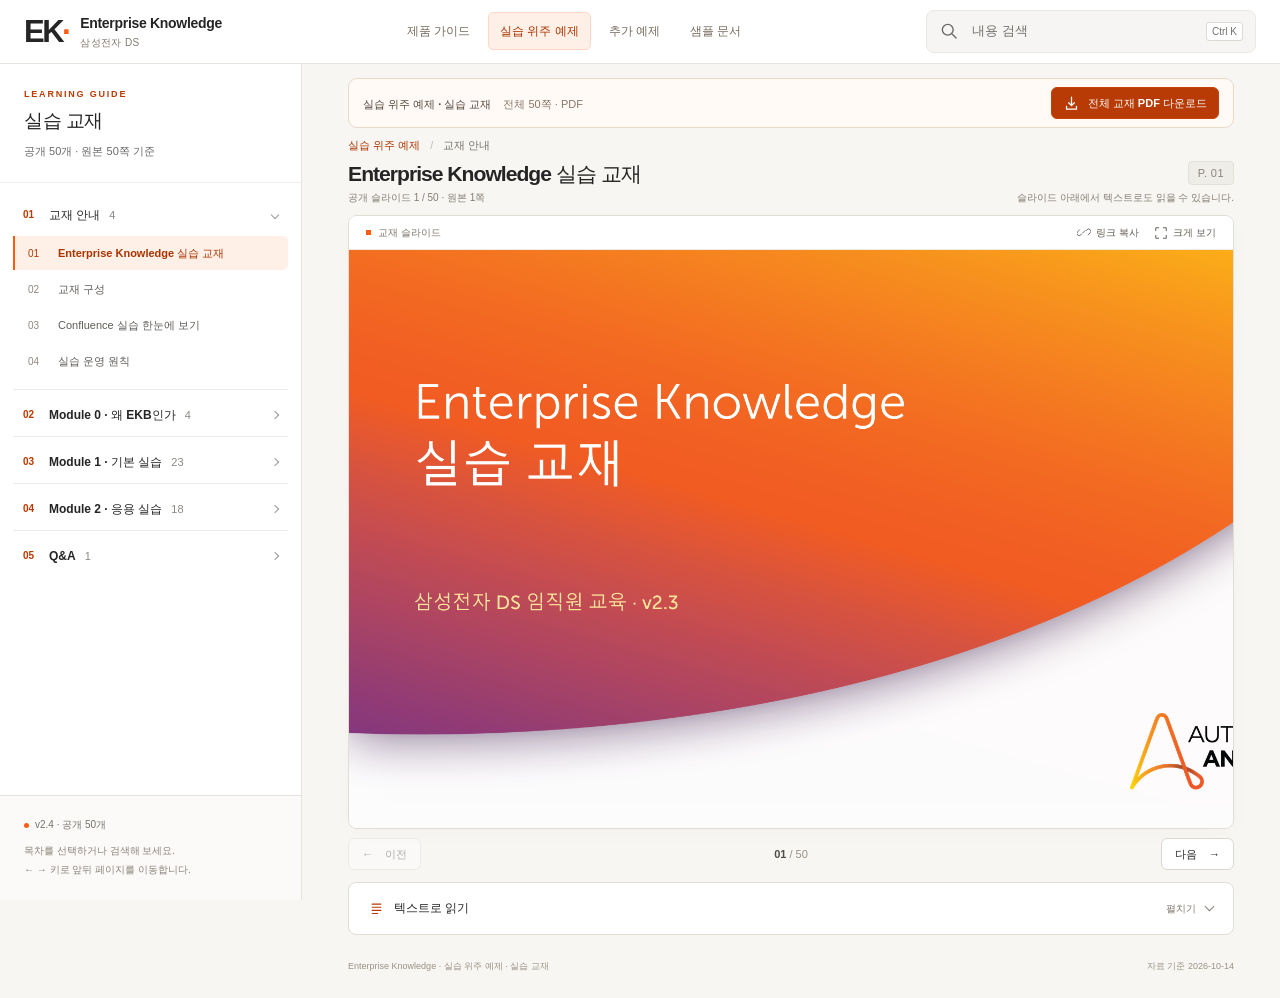
<file: examples/practice/index.html>
<!doctype html>
<html lang="ko">
<head>
  <meta charset="utf-8">
  <meta name="viewport" content="width=device-width, initial-scale=1">
  <meta name="theme-color" content="#FE5A10">
  <meta name="description" content="Enterprise Knowledge 실습 위주 예제 제품 자료. 목차와 검색으로 필요한 내용을 찾고, 원본 슬라이드와 텍스트를 함께 읽어보세요.">
  <title>실습 교재 · Enterprise Knowledge 실습 위주 예제</title>
  <link rel="stylesheet" href="assets/site.css?v=20261110-slides">
  <script src="assets/site.js?v=20261110-slides" defer></script>
  <link rel="stylesheet" href="../../assets/navigation.css?v=20261110-slides">
  <link rel="stylesheet" href="../../assets/full-guide.css?v=20261110-slides">
  <link rel="stylesheet" href="../../assets/fit-slide.css?v=20261110-slides">
</head>
<body class="catalog-reader">
  <a class="skip-link" href="#main">본문으로 바로 가기</a>
  <header class="topbar catalog-topbar">
<button class="icon-button menu-toggle" id="menu-toggle" type="button" aria-controls="sidebar" aria-expanded="false" aria-label="목차 열기">
      <svg viewBox="0 0 24 24" aria-hidden="true"><path d="M4 6h16M4 12h16M4 18h16"/></svg>
    </button>
<a class="brand" href="../../" aria-label="Enterprise Knowledge 삼성전자 DS 제품 가이드"><span class="brand-symbol" aria-hidden="true">EK<span>·</span></span><span class="brand-name">Enterprise Knowledge<small>삼성전자 DS</small></span></a>
<nav class="catalog-nav" aria-label="자료 선택"><a href="../../">제품 가이드</a><a href="../../examples/" aria-current="page">실습 위주 예제</a><a href="../../additional-examples/">추가 예제</a><a href="../../samples/">샘플 문서</a></nav>
<form class="search" role="search" id="search-form">
      <label class="sr-only" for="search-input">내용 검색</label>
      <svg viewBox="0 0 24 24" aria-hidden="true"><circle cx="10.5" cy="10.5" r="6.5"/><path d="m16 16 4.5 4.5"/></svg>
      <input id="search-input" type="search" placeholder="내용 검색" autocomplete="off" spellcheck="false" aria-controls="course-nav" aria-describedby="search-status">
      <button id="search-results-button" class="search-results-button" type="button" hidden>결과 보기</button>
      <kbd aria-hidden="true">Ctrl K</kbd>
    </form>
</header>

  <div class="app-layout">
    <button class="nav-backdrop" id="nav-backdrop" type="button" tabindex="-1" aria-label="목차 닫기" hidden></button>
    <aside class="sidebar" id="sidebar" aria-label="목차">
      <div class="sidebar-heading"><div><p class="eyebrow">LEARNING GUIDE</p><h2>실습 교재</h2></div><button class="icon-button mobile-close" id="menu-close" type="button" aria-label="목차 닫기"><svg viewBox="0 0 24 24" aria-hidden="true"><path d="m6 6 12 12M18 6 6 18"/></svg></button></div>
      <p class="search-status" id="search-status" role="status" aria-live="polite">자료를 불러오고 있습니다.</p>
      <nav id="course-nav" aria-label="모듈별 슬라이드"></nav>
      <div class="sidebar-footer"><span class="status-dot" aria-hidden="true"></span><span id="document-version">실습 위주 예제 · 웹 제품 자료</span><p>목차를 선택하거나 검색해 보세요.<br>← → 키로 앞뒤 페이지를 이동합니다.</p></div>
    </aside>

    <main id="main" tabindex="-1">
      <div class="guide-download-bar" role="group" aria-label="전체 교재 다운로드"><div class="guide-download-copy"><strong>실습 위주 예제 · 실습 교재</strong><span>전체 50쪽 · PDF</span></div><a class="full-guide-download" href="downloads/full-guide.pdf" download="EK_실습교재_전체교재.pdf" aria-label="실습 위주 예제 · 실습 교재 전체 교재 PDF 다운로드, 50쪽"><svg viewBox="0 0 24 24" aria-hidden="true"><path d="M12 3v12m-4-4 4 4 4-4M5 16v4h14v-4"/></svg><span>전체 교재 PDF 다운로드</span></a></div>
      <section class="loading-panel" id="loading-panel" aria-live="polite"><span class="loading-spinner" aria-hidden="true"></span><h1>제품 자료를 불러오는 중입니다</h1><p>잠시만 기다려 주세요.</p></section>
      <section class="error-panel" id="error-panel" hidden><p class="eyebrow">자료를 열 수 없습니다</p><h1>제품 자료를 다시 불러와 주세요</h1><p id="error-message"></p><button class="button primary" id="retry-button" type="button">다시 불러오기</button></section>
      <article id="reader" hidden>
        <div class="reader-heading">
          <div class="breadcrumb"><a href="../">실습 위주 예제</a><span aria-hidden="true">/</span><span id="module-label"></span></div>
          <div class="title-row"><h1 id="slide-title"></h1><span class="source-page" id="source-page"></span></div>
          <div class="reader-meta"><p id="position-label"></p><p id="shortcuts-hint">슬라이드 아래에서 텍스트로도 읽을 수 있습니다.</p></div>
        </div>

        <section class="slide-card" aria-label="교재 슬라이드">
          <div class="slide-toolbar"><span><span class="tiny-square" aria-hidden="true"></span>교재 슬라이드</span><div><button class="text-button" id="copy-link" type="button"><svg viewBox="0 0 24 24" aria-hidden="true"><path d="m10 13 4-4M8 15l-2 2a4 4 0 0 1-6-6l4-4M16 9l2-2a4 4 0 0 1 6 6l-4 4" transform="translate(1 0) scale(.9)"/></svg><span>링크 복사</span></button><button class="text-button" id="expand-slide" type="button"><svg viewBox="0 0 24 24" aria-hidden="true"><path d="M8 3H3v5M16 3h5v5M3 16v5h5M21 16v5h-5"/></svg><span>크게 보기</span></button></div></div>
          <div class="slide-image-wrap"><img id="slide-image" alt="" width="1600" height="900" decoding="async"><p id="image-error" class="image-error" hidden>슬라이드 이미지를 불러오지 못했습니다. 아래의 텍스트 내용을 확인하거나 페이지를 새로고침해 주세요.</p></div>
          <p class="public-mask-note" id="public-mask-note" hidden>공개용으로 일부 정보가 가려져 있습니다.</p>
        </section>

        <div class="page-navigation" aria-label="슬라이드 이동"><button class="button" id="previous-slide" type="button"><span aria-hidden="true">←</span><span>이전</span></button><span class="page-navigation-count" id="navigation-count"></span><button class="button" id="next-slide" type="button"><span>다음</span><span aria-hidden="true">→</span></button></div>

        <details class="transcript" id="transcript"><summary><span><svg viewBox="0 0 24 24" aria-hidden="true"><path d="M5 5h14M5 10h14M5 15h14M5 20h9"/></svg>텍스트로 읽기</span><span class="details-label">펼치기</span></summary><div class="transcript-inner"><p class="transcript-note">슬라이드의 텍스트와 표입니다. 화면 배치와 실습 화면은 위의 슬라이드를 함께 참고해 주세요.</p><div id="slide-text"></div><div id="slide-tables"></div><div id="slide-links"></div></div></details>

        <footer class="reader-footer"><span>Enterprise Knowledge · 실습 위주 예제 · 실습 교재</span><span id="document-updated"></span></footer>
      </article>
    </main>
  </div>

  <dialog class="image-dialog" id="image-dialog" aria-labelledby="dialog-title"><div class="dialog-toolbar"><h2 id="dialog-title">슬라이드 크게 보기</h2><button class="button" id="close-dialog" type="button">닫기 <span aria-hidden="true">×</span></button></div><div class="dialog-image-wrap"><img id="dialog-image" alt=""></div><p>작은 화면에서는 이미지를 가로로 이동해 읽을 수 있습니다. Esc 키로 닫을 수 있습니다.</p></dialog>
  <div class="toast" id="toast" role="status" aria-live="polite" hidden></div>
  <noscript><div class="noscript-message">이 제품 자료는 목차와 검색 기능에 JavaScript를 사용합니다. 브라우저 설정에서 JavaScript를 허용한 후 다시 열어 주세요.</div></noscript>
  <script src="../../assets/fit-slide.js?v=20261110-slides" defer></script>
</body>
</html>
</file>
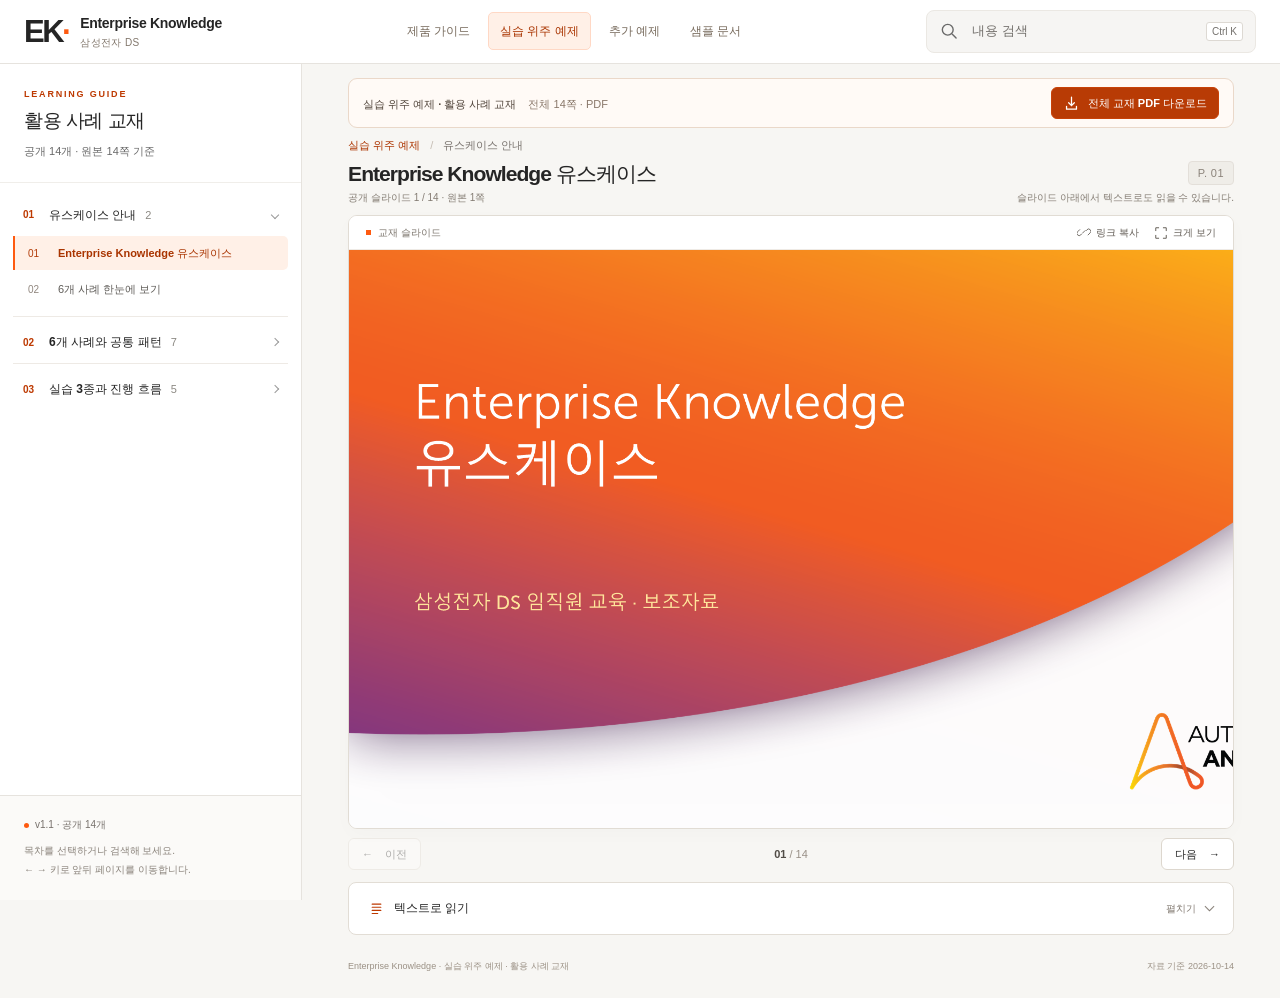
<file: examples/usecases/index.html>
<!doctype html>
<html lang="ko">
<head>
  <meta charset="utf-8">
  <meta name="viewport" content="width=device-width, initial-scale=1">
  <meta name="theme-color" content="#FE5A10">
  <meta name="description" content="Enterprise Knowledge 실습 위주 예제 제품 자료. 목차와 검색으로 필요한 내용을 찾고, 원본 슬라이드와 텍스트를 함께 읽어보세요.">
  <title>활용 사례 교재 · Enterprise Knowledge 실습 위주 예제</title>
  <link rel="stylesheet" href="assets/site.css?v=20261110-slides">
  <script src="assets/site.js?v=20261110-slides" defer></script>
  <link rel="stylesheet" href="../../assets/navigation.css?v=20261110-slides">
  <link rel="stylesheet" href="../../assets/full-guide.css?v=20261110-slides">
  <link rel="stylesheet" href="../../assets/fit-slide.css?v=20261110-slides">
</head>
<body class="catalog-reader">
  <a class="skip-link" href="#main">본문으로 바로 가기</a>
  <header class="topbar catalog-topbar">
<button class="icon-button menu-toggle" id="menu-toggle" type="button" aria-controls="sidebar" aria-expanded="false" aria-label="목차 열기">
      <svg viewBox="0 0 24 24" aria-hidden="true"><path d="M4 6h16M4 12h16M4 18h16"/></svg>
    </button>
<a class="brand" href="../../" aria-label="Enterprise Knowledge 삼성전자 DS 제품 가이드"><span class="brand-symbol" aria-hidden="true">EK<span>·</span></span><span class="brand-name">Enterprise Knowledge<small>삼성전자 DS</small></span></a>
<nav class="catalog-nav" aria-label="자료 선택"><a href="../../">제품 가이드</a><a href="../../examples/" aria-current="page">실습 위주 예제</a><a href="../../additional-examples/">추가 예제</a><a href="../../samples/">샘플 문서</a></nav>
<form class="search" role="search" id="search-form">
      <label class="sr-only" for="search-input">내용 검색</label>
      <svg viewBox="0 0 24 24" aria-hidden="true"><circle cx="10.5" cy="10.5" r="6.5"/><path d="m16 16 4.5 4.5"/></svg>
      <input id="search-input" type="search" placeholder="내용 검색" autocomplete="off" spellcheck="false" aria-controls="course-nav" aria-describedby="search-status">
      <button id="search-results-button" class="search-results-button" type="button" hidden>결과 보기</button>
      <kbd aria-hidden="true">Ctrl K</kbd>
    </form>
</header>

  <div class="app-layout">
    <button class="nav-backdrop" id="nav-backdrop" type="button" tabindex="-1" aria-label="목차 닫기" hidden></button>
    <aside class="sidebar" id="sidebar" aria-label="목차">
      <div class="sidebar-heading"><div><p class="eyebrow">LEARNING GUIDE</p><h2>활용 사례 교재</h2></div><button class="icon-button mobile-close" id="menu-close" type="button" aria-label="목차 닫기"><svg viewBox="0 0 24 24" aria-hidden="true"><path d="m6 6 12 12M18 6 6 18"/></svg></button></div>
      <p class="search-status" id="search-status" role="status" aria-live="polite">자료를 불러오고 있습니다.</p>
      <nav id="course-nav" aria-label="모듈별 슬라이드"></nav>
      <div class="sidebar-footer"><span class="status-dot" aria-hidden="true"></span><span id="document-version">실습 위주 예제 · 웹 제품 자료</span><p>목차를 선택하거나 검색해 보세요.<br>← → 키로 앞뒤 페이지를 이동합니다.</p></div>
    </aside>

    <main id="main" tabindex="-1">
      <div class="guide-download-bar" role="group" aria-label="전체 교재 다운로드"><div class="guide-download-copy"><strong>실습 위주 예제 · 활용 사례 교재</strong><span>전체 14쪽 · PDF</span></div><a class="full-guide-download" href="downloads/full-guide.pdf" download="EK_활용사례_전체교재.pdf" aria-label="실습 위주 예제 · 활용 사례 교재 전체 교재 PDF 다운로드, 14쪽"><svg viewBox="0 0 24 24" aria-hidden="true"><path d="M12 3v12m-4-4 4 4 4-4M5 16v4h14v-4"/></svg><span>전체 교재 PDF 다운로드</span></a></div>
      <section class="loading-panel" id="loading-panel" aria-live="polite"><span class="loading-spinner" aria-hidden="true"></span><h1>제품 자료를 불러오는 중입니다</h1><p>잠시만 기다려 주세요.</p></section>
      <section class="error-panel" id="error-panel" hidden><p class="eyebrow">자료를 열 수 없습니다</p><h1>제품 자료를 다시 불러와 주세요</h1><p id="error-message"></p><button class="button primary" id="retry-button" type="button">다시 불러오기</button></section>
      <article id="reader" hidden>
        <div class="reader-heading">
          <div class="breadcrumb"><a href="../">실습 위주 예제</a><span aria-hidden="true">/</span><span id="module-label"></span></div>
          <div class="title-row"><h1 id="slide-title"></h1><span class="source-page" id="source-page"></span></div>
          <div class="reader-meta"><p id="position-label"></p><p id="shortcuts-hint">슬라이드 아래에서 텍스트로도 읽을 수 있습니다.</p></div>
        </div>

        <section class="slide-card" aria-label="교재 슬라이드">
          <div class="slide-toolbar"><span><span class="tiny-square" aria-hidden="true"></span>교재 슬라이드</span><div><button class="text-button" id="copy-link" type="button"><svg viewBox="0 0 24 24" aria-hidden="true"><path d="m10 13 4-4M8 15l-2 2a4 4 0 0 1-6-6l4-4M16 9l2-2a4 4 0 0 1 6 6l-4 4" transform="translate(1 0) scale(.9)"/></svg><span>링크 복사</span></button><button class="text-button" id="expand-slide" type="button"><svg viewBox="0 0 24 24" aria-hidden="true"><path d="M8 3H3v5M16 3h5v5M3 16v5h5M21 16v5h-5"/></svg><span>크게 보기</span></button></div></div>
          <div class="slide-image-wrap"><img id="slide-image" alt="" width="1600" height="900" decoding="async"><p id="image-error" class="image-error" hidden>슬라이드 이미지를 불러오지 못했습니다. 아래의 텍스트 내용을 확인하거나 페이지를 새로고침해 주세요.</p></div>
          <p class="public-mask-note" id="public-mask-note" hidden>공개용으로 일부 정보가 가려져 있습니다.</p>
        </section>

        <div class="page-navigation" aria-label="슬라이드 이동"><button class="button" id="previous-slide" type="button"><span aria-hidden="true">←</span><span>이전</span></button><span class="page-navigation-count" id="navigation-count"></span><button class="button" id="next-slide" type="button"><span>다음</span><span aria-hidden="true">→</span></button></div>

        <details class="transcript" id="transcript"><summary><span><svg viewBox="0 0 24 24" aria-hidden="true"><path d="M5 5h14M5 10h14M5 15h14M5 20h9"/></svg>텍스트로 읽기</span><span class="details-label">펼치기</span></summary><div class="transcript-inner"><p class="transcript-note">슬라이드의 텍스트와 표입니다. 화면 배치와 실습 화면은 위의 슬라이드를 함께 참고해 주세요.</p><div id="slide-text"></div><div id="slide-tables"></div><div id="slide-links"></div></div></details>

        <footer class="reader-footer"><span>Enterprise Knowledge · 실습 위주 예제 · 활용 사례 교재</span><span id="document-updated"></span></footer>
      </article>
    </main>
  </div>

  <dialog class="image-dialog" id="image-dialog" aria-labelledby="dialog-title"><div class="dialog-toolbar"><h2 id="dialog-title">슬라이드 크게 보기</h2><button class="button" id="close-dialog" type="button">닫기 <span aria-hidden="true">×</span></button></div><div class="dialog-image-wrap"><img id="dialog-image" alt=""></div><p>작은 화면에서는 이미지를 가로로 이동해 읽을 수 있습니다. Esc 키로 닫을 수 있습니다.</p></dialog>
  <div class="toast" id="toast" role="status" aria-live="polite" hidden></div>
  <noscript><div class="noscript-message">이 제품 자료는 목차와 검색 기능에 JavaScript를 사용합니다. 브라우저 설정에서 JavaScript를 허용한 후 다시 열어 주세요.</div></noscript>
  <script src="../../assets/fit-slide.js?v=20261110-slides" defer></script>
</body>
</html>
</file>
<file: assets/site.css>
:root{--orange:#fe5a10;--orange-dark:#bd3900;--orange-soft:#fff0e7;--ink:#252525;--muted:#696969;--border:#e6e3de;--surface:#fff;--canvas:#f7f6f3;--sidebar-width:302px;--topbar-height:84px;font-family:"Malgun Gothic","Apple SD Gothic Neo","Noto Sans KR",Arial,sans-serif;color:var(--ink);font-synthesis:none}
*{box-sizing:border-box}body{margin:0;background:var(--canvas);line-height:1.6}button,input{font:inherit}button,a,input,summary{touch-action:manipulation}button{cursor:pointer}button:disabled{cursor:default;opacity:.35}a{color:inherit;text-decoration:none}button:focus-visible,a:focus-visible,input:focus-visible,summary:focus-visible,[tabindex]:focus-visible{outline:3px solid var(--orange);outline-offset:4px}button{color:inherit}svg{width:20px;height:20px;fill:none;stroke:currentColor;stroke-width:1.65;stroke-linecap:round;stroke-linejoin:round;flex-shrink:0}button svg{pointer-events:none}[hidden]{display:none!important}.sr-only{position:absolute;width:1px;height:1px;padding:0;margin:-1px;overflow:hidden;clip:rect(0,0,0,0);white-space:nowrap;border:0}.skip-link{position:fixed;top:-70px;left:20px;background:var(--ink);color:#fff;padding:10px 18px;z-index:100}.skip-link:focus{top:12px}.topbar{position:sticky;top:0;height:var(--topbar-height);padding:0 32px 0 26px;background:#fff;display:flex;align-items:center;gap:19px;border-bottom:1px solid var(--border);z-index:30}.brand{display:flex;align-items:center;gap:14px;flex-shrink:0}.brand-symbol{font-family:Arial,sans-serif;font-size:32px;font-weight:800;letter-spacing:-2.5px;line-height:1}.brand-symbol span{color:var(--orange)}.brand-name{font-size:15px;font-weight:700;line-height:1.3;letter-spacing:-.3px}.brand-name small{display:block;color:var(--muted);font-size:11px;font-weight:400;margin-top:3px;letter-spacing:.4px}.section-pill{font:700 10px Arial,sans-serif;letter-spacing:1.1px;color:var(--orange-dark);background:var(--orange-soft);border:1px solid #ffd8c5;padding:5px 8px;border-radius:4px}.search{position:relative;display:flex;align-items:center;gap:11px;margin-left:auto;width:min(370px,40vw);background:#f6f5f3;border:1px solid #ebe8e3;border-radius:8px;padding:9px 12px;color:var(--muted)}.search:focus-within{border-color:var(--orange);box-shadow:0 0 0 2px #fe5a1010}.search input{width:100%;min-width:0;border:0;background:transparent;outline:none!important;font-size:13px;line-height:1.6;color:var(--ink)}.search input::placeholder{color:#74716d}.search kbd{white-space:nowrap;font:10px Arial,sans-serif;background:white;border:1px solid #ddd9d3;border-radius:3px;padding:3px 5px;color:#74716d}.icon-button{display:inline-flex;align-items:center;justify-content:center;width:36px;height:36px;padding:7px;border:1px solid var(--border);background:white;border-radius:6px}.menu-toggle,.mobile-close{display:none}.app-layout{display:grid;grid-template-columns:var(--sidebar-width) minmax(0,1fr);min-height:calc(100vh - var(--topbar-height))}.sidebar{position:sticky;top:var(--topbar-height);height:calc(100dvh - var(--topbar-height));align-self:start;background:white;border-right:1px solid var(--border);display:flex;flex-direction:column;overflow:auto;overscroll-behavior:contain;scrollbar-width:thin;scrollbar-color:#d2cdc5 transparent}.sidebar-heading{padding:25px 24px 7px;display:flex;align-items:center;justify-content:space-between}.eyebrow{font:700 9px Arial,sans-serif;letter-spacing:1.8px;color:var(--orange-dark);margin:0 0 7px}.sidebar h2{font-size:19px;letter-spacing:-.5px;margin:0}.search-status{margin:0;padding:0 24px 21px;color:var(--muted);font-size:11px;border-bottom:1px solid #f0eeea}#course-nav{padding:11px 13px 20px}.module-group{border-bottom:1px solid #eeeae5;margin-bottom:4px}.module-group:last-child{border-bottom:0}.module-group>summary{list-style:none;display:flex;gap:9px;align-items:center;padding:12px 10px;font-size:12px;font-weight:700;cursor:pointer;line-height:1.5}.module-group>summary::-webkit-details-marker{display:none}.module-group>summary::after{content:"";width:5px;height:5px;flex-shrink:0;border-right:1.4px solid #999;border-bottom:1.4px solid #999;transform:rotate(-45deg);margin-left:auto}.module-group[open]>summary::after{transform:rotate(45deg)}.module-number{font:700 10px Arial,sans-serif;color:var(--orange-dark);min-width:17px}.module-count{font:11px Arial,sans-serif;color:#8b8882;margin-left:0}.module-links{list-style:none;margin:0 0 10px;padding:0}.nav-link{display:flex;gap:9px;align-items:baseline;padding:8px 10px 8px 13px;line-height:1.65;font-size:11px;color:#5f5c58;border-left:2px solid transparent;border-radius:0 5px 5px 0;margin-bottom:2px}.nav-link:hover{background:#f8f6f2;color:var(--ink)}.nav-link[aria-current="page"]{border-left-color:var(--orange);color:#a93400;background:var(--orange-soft);font-weight:700}.nav-page{font:10px Arial,sans-serif;flex:0 0 21px;color:#91877f}.nav-link[aria-current="page"] .nav-page{color:#b23c09}.nav-title{word-break:keep-all;overflow-wrap:anywhere}.nav-excerpt{display:block;font-size:10px;font-weight:400;color:#777;line-height:1.7;margin-top:3px}.nav-link mark,.transcript mark{background:#ffe0ab;color:inherit;border-radius:2px}.no-results{font-size:12px;color:var(--muted);padding:15px 10px;line-height:1.8}.sidebar-footer{margin-top:auto;padding:21px 24px;background:#fbfaf8;border-top:1px solid var(--border);font-size:10px;color:#77716c}.sidebar-footer>span{vertical-align:middle}.status-dot{display:inline-block;width:5px;height:5px;border-radius:50%;background:var(--orange);margin-right:6px}.sidebar-footer p{font-size:10px;line-height:1.9;margin:8px 0 0;color:#8a837b}main{padding:34px clamp(20px,3.6vw,68px) 16px;min-width:0}#reader{max-width:1340px;margin:auto}.reader-heading{margin-bottom:22px}.breadcrumb{display:flex;align-items:center;gap:10px;color:#77716c;font-size:11px}.breadcrumb>span:first-child{color:var(--orange-dark);font-weight:700}.breadcrumb>span:nth-child(2){color:#c5bdb3}.title-row{display:flex;align-items:center;justify-content:space-between;gap:20px;margin:9px 0 8px}h1{font-size:clamp(23px,2.05vw,34px);line-height:1.4;letter-spacing:-1px;word-break:keep-all;overflow-wrap:anywhere;margin:0;font-weight:700}.source-page{flex-shrink:0;font:11px Arial,sans-serif;letter-spacing:.4px;color:#8b837a;background:#efede8;border:1px solid #e3dfd9;border-radius:4px;padding:5px 9px}.reader-meta{display:flex;align-items:center;justify-content:space-between;gap:15px;font-size:10px;color:#847c73}.reader-meta p{margin:0}.slide-card{background:white;border:1px solid #e1dcd4;border-radius:9px;overflow:hidden;box-shadow:0 5px 20px #33220805}.slide-toolbar{height:45px;display:flex;align-items:center;justify-content:space-between;padding:0 17px;border-bottom:1px solid #eeeae5;background:#fff}.slide-toolbar>span{font-size:10px;color:#7c756d;display:flex;align-items:center;gap:7px}.tiny-square{width:5px;height:5px;background:var(--orange);display:inline-block}.slide-toolbar>div{display:flex;align-items:center;gap:15px}.text-button{display:inline-flex;align-items:center;gap:5px;border:0;background:transparent;padding:7px 0;font-size:10px;color:#625c55}.text-button:hover{color:var(--orange-dark)}.text-button svg{width:14px;height:14px}.slide-image-wrap{position:relative;background:#fff;min-height:120px;display:flex;align-items:center;justify-content:center;aspect-ratio:16/9}.slide-image-wrap img{display:block;width:100%;height:auto;object-fit:contain;cursor:zoom-in}.image-error{padding:30px;font-size:14px;text-align:center;color:var(--muted)}.page-navigation{display:flex;align-items:center;justify-content:space-between;gap:15px;margin:17px 0 24px}.button{display:inline-flex;align-items:center;justify-content:center;gap:12px;background:#fff;border:1px solid #ddd7ce;border-radius:6px;padding:9px 17px;font-size:11px;font-weight:700;min-height:39px;line-height:1.5}.button:not(:disabled):hover{background:var(--orange-soft);border-color:#f4c3a8;color:var(--orange-dark)}.button.primary{background:var(--orange);color:white;border-color:var(--orange)}.page-navigation-count{font:11px Arial,sans-serif;color:#999087}.page-navigation-count strong{color:#514c46;font-weight:700}.transcript{border:1px solid #e2ddd5;border-radius:8px;background:#fff;overflow:hidden}.transcript>summary{list-style:none;cursor:pointer;display:flex;align-items:center;justify-content:space-between;padding:16px 20px;font-size:12px;font-weight:700}.transcript>summary::-webkit-details-marker{display:none}.transcript>summary>span:first-child{display:flex;align-items:center;gap:10px}.transcript>summary svg{width:15px;height:15px;color:var(--orange-dark)}.details-label{display:flex;align-items:center;gap:10px;font-size:10px;color:#827a71;font-weight:400}.details-label::after{content:"";width:6px;height:6px;border-right:1.5px solid currentColor;border-bottom:1.5px solid currentColor;transform:rotate(45deg);margin-top:-4px}.transcript[open] .details-label::after{transform:rotate(225deg);margin-top:4px}.transcript-inner{border-top:1px solid #efece7;padding:18px 24px 25px}.transcript-note{font-size:10px;color:#84796e;line-height:1.8;padding:10px 13px;background:#f8f6f2;border-radius:4px;margin:0 0 18px}#slide-text p{font-size:14px;line-height:1.95;margin:0 0 10px;white-space:pre-wrap;overflow-wrap:anywhere;word-break:keep-all}#slide-text p:last-child{margin-bottom:0}.inline-reference{color:#a63b0c;text-decoration:underline;text-decoration-color:#e5b39c;text-underline-offset:3px}.inline-reference:hover{color:var(--orange)}.table-wrapper{overflow:auto;max-width:100%;margin:20px 0 0;border:1px solid #e4dfd7;border-radius:5px}.table-wrapper table{width:100%;border-collapse:collapse;font-size:12px;line-height:1.8;min-width:430px}.table-wrapper caption{text-align:left;padding:9px 12px;font-weight:700;background:#fff9f3;border-bottom:1px solid #e4dfd7;color:#714425}.table-wrapper td{border-right:1px solid #e8e3dc;border-bottom:1px solid #e8e3dc;padding:9px 12px;vertical-align:top;white-space:pre-wrap;word-break:keep-all;overflow-wrap:anywhere}.table-wrapper tr:nth-child(even){background:#faf9f7}.table-wrapper tr:last-child td{border-bottom:0}.table-wrapper td:last-child{border-right:0}#slide-links:not(:empty){margin-top:22px;border-top:1px solid #eeeae4;padding-top:15px}#slide-links h2{font-size:12px;margin:0 0 8px}#slide-links ul{padding-left:17px;margin:0}#slide-links li{padding:3px 0;font-size:12px}#slide-links a{color:#a63b0c;text-decoration:underline;text-underline-offset:3px;overflow-wrap:anywhere}.reader-footer{display:flex;justify-content:space-between;gap:10px;padding:24px 0 8px;font-size:9px;color:#9b9185}.loading-panel,.error-panel{max-width:700px;margin:80px auto;padding:40px;text-align:center}.loading-panel h1,.error-panel h1{font-size:25px}.loading-panel p,.error-panel p{font-size:14px;color:var(--muted)}.loading-spinner{display:inline-block;width:26px;height:26px;border:2px solid #ede7df;border-top-color:var(--orange);border-radius:50%;animation:spin 1s linear infinite;margin-bottom:18px}@keyframes spin{to{transform:rotate(360deg)}}.error-panel .primary{margin-top:16px}.image-dialog{width:calc(100vw - 32px);max-width:1800px;max-height:calc(100dvh - 32px);padding:0;border:1px solid #d8d1c6;border-radius:10px;background:#faf9f6;box-shadow:0 24px 80px #0003;overscroll-behavior:contain}.image-dialog::backdrop{background:#16100acf;backdrop-filter:blur(4px)}.dialog-toolbar{display:flex;align-items:center;justify-content:space-between;gap:20px;padding:13px 20px;background:white;border-bottom:1px solid #e8e2d8;position:sticky;top:0;z-index:1}.dialog-toolbar h2{font-size:13px;line-height:1.5;margin:0;overflow-wrap:anywhere}.dialog-toolbar .button{padding:6px 12px;min-height:32px;flex-shrink:0}.dialog-image-wrap{overflow:auto;background:white}.dialog-image-wrap img{display:block;width:100%;min-width:850px;height:auto}.image-dialog>p{font-size:11px;color:#81766a;margin:12px 20px}.toast{position:fixed;bottom:26px;left:50%;transform:translateX(-50%);z-index:100;background:#302923;color:white;border-radius:7px;padding:11px 20px;font-size:12px;box-shadow:0 5px 25px #0002;max-width:calc(100vw - 32px);width:max-content}.noscript-message{position:fixed;inset:100px 20px auto;background:#fff4e8;border:1px solid var(--orange);padding:20px;z-index:100}.nav-backdrop{display:none}
@media(min-width:1600px){:root{--sidebar-width:324px}main{padding-top:44px}.nav-link{font-size:12px}.module-group>summary{font-size:13px}.sidebar-heading{padding-top:33px}.reader-meta{font-size:11px}}
@media(max-width:1100px){:root{--sidebar-width:260px}.topbar{padding:0 22px;gap:13px}.brand-name{font-size:13px}.search{width:290px}main{padding:28px 24px 12px}.sidebar-heading{padding-left:20px}.search-status{padding-left:20px}.reader-meta{display:block}#shortcuts-hint{display:none}.title-row{gap:12px}.source-page{font-size:10px}.nav-link{padding-left:10px}.module-group>summary{font-size:11px}.slide-toolbar{padding:0 13px}}
@media(max-width:800px){:root{--topbar-height:74px}.topbar{padding:0 17px;gap:12px;flex-wrap:wrap}.brand{gap:10px}.brand-symbol{font-size:28px}.brand-name{font-size:12px}.brand-name small{font-size:9px}.section-pill{font-size:9px;padding:4px 6px}.menu-toggle,.mobile-close{display:inline-flex}.search{width:min(260px,35vw);padding:8px 9px}.search input{font-size:12px}.search kbd{display:none}.app-layout{display:block}.sidebar{position:fixed;top:0;left:0;width:310px;max-width:86vw;height:100dvh;z-index:60;transform:translateX(-101%);transition:transform .2s ease;box-shadow:5px 0 35px #0001}.sidebar.is-open{transform:translateX(0)}.nav-backdrop:not([hidden]){display:block;position:fixed;inset:0;background:#20160d66;border:0;z-index:55}.sidebar-heading{padding:24px 20px 8px}.sidebar .nav-link{font-size:12px;padding-top:9px;padding-bottom:9px}.sidebar .module-group>summary{font-size:12px}main{padding:25px 22px 14px}h1{font-size:27px}.reader-heading{margin-bottom:18px}.reader-meta{font-size:11px}.reader-footer{font-size:9px}.transcript-inner{padding:17px 20px}.slide-toolbar{height:43px}}
@media(max-width:540px){:root{--topbar-height:125px}.topbar{height:125px;padding:12px 16px;gap:11px;align-content:center}.menu-toggle{width:32px;height:32px;padding:6px}.brand-name{font-size:13px}.section-pill{margin-left:auto}.search{order:10;flex-basis:100%;width:100%;margin:0;padding:7px 10px;border-radius:6px}.search input{font-size:13px}.search svg{width:17px;height:17px}.topbar .brand-symbol{font-size:28px}.brand{gap:10px}.brand-name small{display:none}main{padding:21px 14px 14px}.breadcrumb{font-size:10px;gap:8px}h1{font-size:23px;letter-spacing:-.6px}.title-row{align-items:flex-start;gap:8px;margin-top:9px}.source-page{font-size:9px;padding:4px 6px;margin-top:4px}.reader-meta{font-size:10px}.reader-heading{margin-bottom:16px}.slide-card{border-radius:7px}.slide-toolbar{height:42px;padding:0 11px}.slide-toolbar>span{font-size:9px}.slide-toolbar>div{gap:12px}.text-button{font-size:10px;gap:4px}.text-button svg{width:12px;height:12px}.slide-image-wrap{min-height:0}.page-navigation{margin:14px 0 19px}.button{min-height:40px;padding:9px 15px;font-size:11px}.transcript>summary{padding:15px 16px}.transcript-inner{padding:14px 16px 20px}.transcript-note{font-size:10px}#slide-text p{font-size:14px;line-height:1.9}.reader-footer{flex-direction:column;gap:2px;padding-top:19px}.image-dialog{width:calc(100vw - 16px);max-height:calc(100dvh - 16px);border-radius:7px}.dialog-toolbar{padding:10px 12px;gap:12px}.dialog-toolbar h2{font-size:11px}.image-dialog>p{font-size:10px;margin:10px 12px}.loading-panel,.error-panel{margin:35px auto;padding:25px 10px}.loading-panel h1,.error-panel h1{font-size:22px}}
@media(prefers-reduced-motion:reduce){*,*::before,*::after{animation:none!important;transition:none!important;scroll-behavior:auto!important}}
@media print{.topbar,.sidebar,.slide-toolbar,.page-navigation,.reader-footer,.nav-backdrop,.toast,.image-dialog{display:none!important}.app-layout{display:block}main{padding:0}body{background:white}.reader-heading{margin-bottom:14px}h1{font-size:20px}.slide-card{box-shadow:none;border:1px solid #ddd;break-inside:avoid}.transcript{margin-top:20px;break-inside:auto}.transcript>summary{padding:10px}.transcript-inner{padding:12px}.reader-meta{font-size:9px}.table-wrapper{overflow:visible}#slide-text p{font-size:11px}.source-page{border:0}a{color:inherit}}
.search-results-button{display:none;white-space:nowrap;border:0;background:#ffeadf;border-radius:4px;color:#a93400;padding:4px 7px;font-size:10px;font-weight:700}@media(max-width:800px){.search-results-button:not([hidden]){display:block}}
.public-mask-note{margin:0;padding:9px 17px;border-top:1px solid #eeeae5;font-size:10px;line-height:1.7;color:#817568;background:#fbf9f6}

/* Section navigation; source content remains separate. */
.section-switch{position:relative;flex-shrink:0}.section-switch>summary{display:flex;align-items:center;gap:5px;list-style:none;cursor:pointer}.section-switch>summary::-webkit-details-marker{display:none}.section-switch>summary:focus-visible{outline:3px solid #fe5a10;outline-offset:3px}.section-switch>nav{position:absolute;right:0;top:calc(100% + 12px);min-width:210px;padding:8px;background:#fff;border:1px solid #e4ded7;border-radius:8px;box-shadow:0 8px 25px #0002;z-index:80}.section-switch>nav>a{display:block;padding:11px 13px;color:#3c342f;font-size:13px;line-height:1.4;text-decoration:none;white-space:nowrap}.section-switch>nav>a:hover,.section-switch>nav>a:focus-visible{background:#fff0e7;color:#af3b10}.section-switch>nav>a[aria-current]{font-weight:700}

@media(max-width:800px){.section-switch>nav{position:fixed;top:calc(var(--topbar-height) - 4px);left:16px;right:16px;min-width:0}}@media(max-width:380px){.topbar{column-gap:8px}.topbar .brand-name{font-size:11px}.topbar .brand-symbol{font-size:26px}}
</file>
<file: assets/navigation.css>
/* Shared catalog navigation; all sections stay visible. */
:root{--topbar-height:86px}.catalog-topbar.topbar{position:sticky;top:0;z-index:30;display:grid;grid-template-columns:auto minmax(0,1fr) minmax(220px,330px);grid-template-areas:"brand nav search";align-items:center;align-content:center;gap:18px;height:86px;padding:0 24px;background:#fff;border-bottom:1px solid #e6e3de;flex-wrap:nowrap}.catalog-topbar .brand{grid-area:brand;margin:0;gap:12px}.catalog-topbar .brand-name{font-size:14px}.catalog-topbar .brand-name small{display:block;font-size:10px;color:#82776c;margin-top:3px}.catalog-topbar .brand-symbol{font-size:31px}.catalog-topbar .search{grid-area:search;width:100%;min-width:0;margin:0;order:initial;flex:initial;padding:9px 12px}.catalog-topbar .menu-toggle{grid-area:toggle}.catalog-nav{grid-area:nav;display:flex;align-items:center;justify-content:center;gap:6px;margin:0;padding:0;min-width:0}.catalog-nav a{display:flex;align-items:center;justify-content:center;padding:9px 11px;border:1px solid transparent;border-radius:5px;font-size:12px;line-height:1.5;font-weight:700;color:#786b5d;white-space:nowrap}.catalog-nav a:hover{background:#f7f3ee;color:#a93400}.catalog-nav a[aria-current]{background:#fff0e7;border-color:#ffd8c5;color:#a93400}.catalog-nav a:focus-visible{outline:3px solid #fe5a10;outline-offset:3px}.catalog-static .catalog-topbar.topbar{grid-template-columns:auto minmax(0,1fr);grid-template-areas:"brand nav"}.catalog-static .catalog-nav{justify-content:flex-end}.reader-resource-action{display:flex;justify-content:flex-end;margin:11px 0 1px}.reader-resource-action .downloads-link{min-height:32px;font-size:11px}.breadcrumb{flex-wrap:wrap}.breadcrumb>a{color:#ac3500;font-weight:700}.breadcrumb>a:hover{text-decoration:underline;text-underline-offset:3px}.catalog-static .back-to-course{display:inline-flex;margin:0 0 19px;color:#a93400;font-size:12px;font-weight:700}
@media(max-width:1200px){:root{--topbar-height:120px}.catalog-topbar.topbar{grid-template-columns:minmax(0,1fr) minmax(220px,330px);grid-template-areas:"brand search" "nav nav";height:120px;gap:8px 18px;padding:12px 24px}.catalog-nav{justify-content:flex-start}.catalog-nav a{font-size:12px;padding:7px 12px}.catalog-static .catalog-topbar.topbar{height:86px;grid-template-columns:auto minmax(0,1fr);grid-template-areas:"brand nav";gap:15px}.catalog-static .catalog-nav{justify-content:flex-end}}
@media(max-width:800px){:root{--topbar-height:158px}.catalog-topbar.topbar{grid-template-columns:34px minmax(0,1fr);grid-template-areas:"toggle brand" "nav nav" "search search";height:158px;gap:8px 11px;padding:12px 16px}.catalog-topbar .brand{gap:10px}.catalog-topbar .brand-name{font-size:13px}.catalog-topbar .brand-name small{font-size:9px}.catalog-topbar .brand-symbol{font-size:28px}.catalog-topbar .search{width:100%;padding:7px 10px;min-height:37px}.catalog-topbar .search input{font-size:13px}.catalog-topbar .search kbd{display:none}.catalog-nav{display:grid;grid-template-columns:1fr 1.3fr 1fr;justify-content:initial;gap:5px}.catalog-nav a{padding:7px 4px;font-size:12px;min-height:34px}.catalog-static .catalog-topbar.topbar{grid-template-columns:minmax(0,1fr);grid-template-areas:"brand" "nav";height:118px;padding:12px 16px;gap:9px}.catalog-static .catalog-nav{justify-content:initial}.reader-resource-action{margin-top:10px}.reader-resource-action .downloads-link{padding:5px 9px;min-height:30px;font-size:10px}}
@media(max-width:380px){.catalog-topbar.topbar{padding-left:12px;padding-right:12px;column-gap:9px}.catalog-topbar .brand-name{font-size:12px}.catalog-topbar .brand-symbol{font-size:27px}.catalog-nav{gap:3px}.catalog-nav a{font-size:11px;padding:7px 3px}.catalog-static .catalog-topbar.topbar{padding-left:12px;padding-right:12px}}
@media print{.catalog-topbar.topbar{display:none!important}}
</file>
<file: assets/full-guide.css>
.guide-download-bar{display:flex;align-items:center;justify-content:space-between;gap:16px;max-width:1340px;margin:0 auto 24px;padding:16px 19px;border:1px solid #ead8c9;border-radius:9px;background:#fffaf6}
.guide-download-copy{min-width:0;color:#52463c;line-height:1.6}
.guide-download-copy strong{display:block;font-size:12px;font-weight:700;word-break:keep-all;overflow-wrap:anywhere}
.guide-download-copy span{display:block;margin-top:3px;font-size:10px;color:#897769}
.full-guide-download{display:inline-flex;align-items:center;justify-content:center;gap:8px;flex-shrink:0;min-height:44px;max-width:100%;padding:11px 15px;border:1px solid #c84208;border-radius:6px;background:#b83b05;color:#fff;text-decoration:none;font-size:12px;font-weight:700;line-height:1.5;text-align:center;word-break:keep-all;overflow-wrap:anywhere;transition:background .15s,border-color .15s}
.full-guide-download:hover{background:#963004;border-color:#963004;color:#fff}
.full-guide-download:focus-visible{outline:3px solid #fe5a10;outline-offset:4px}
.full-guide-download svg{width:17px;height:17px;flex:none;fill:none;stroke:currentColor;stroke-width:1.8;stroke-linecap:round;stroke-linejoin:round}
.material-choice{margin-bottom:19px}
.material-choice .material-card{margin-bottom:0;border-radius:9px 9px 0 0}
.material-download{display:flex;align-items:center;justify-content:space-between;gap:15px;padding:14px 25px;background:#fffaf6;border:1px solid #e0d9ce;border-top:0;border-radius:0 0 9px 9px}
.material-download-label{font-size:11px;color:#827063;line-height:1.7;word-break:keep-all}
@media(max-width:600px){.guide-download-bar{align-items:stretch;flex-direction:column;gap:12px;padding:15px;margin-bottom:22px}.guide-download-copy strong{font-size:12px}.full-guide-download{width:100%;font-size:12px;min-height:46px;padding:11px 10px}.material-download{align-items:stretch;flex-direction:column;gap:9px;padding:14px 18px}.material-download-label{font-size:10px}}
@media(prefers-reduced-motion:reduce){.full-guide-download{transition:none}}
@media print{.guide-download-bar,.material-download{display:none!important}}
</file>
<file: assets/video.css>
.video-index{margin:-8px 0 26px;border-bottom:1px solid #e9e5df;padding:0 0 14px;font-size:14px}
.video-index summary{cursor:pointer;font-weight:650;color:#874319}.video-index summary span{font-weight:400;margin-left:8px;color:#777}
.video-index ul{display:grid;grid-template-columns:repeat(2,minmax(0,1fr));gap:8px 24px;padding:16px 0 0;list-style:none;margin:0}.video-index a{text-decoration:none;color:#4b413a;display:block;padding:6px}.video-index a:hover{text-decoration:underline}.video-index a span{color:#9b6b46;margin-right:8px}
.video-card{margin-top:24px;background:#fff;border:1px solid #e7e1d8;border-radius:12px;overflow:hidden;scroll-margin-top:100px}.video-card[hidden],.video-jump[hidden]{display:none!important}
.video-heading{display:flex;justify-content:space-between;align-items:center;gap:20px;padding:24px}.video-heading h2{font-size:22px;margin:4px 0 8px}.video-heading p{margin:0;color:#777;font-size:13px}.video-heading .eyebrow{color:#ab4a16;font-size:11px}.video-heading button{flex-shrink:0;min-width:106px}
#lesson-video{display:block;width:100%;height:auto;aspect-ratio:1840/1008;background:#171717}.video-footer{display:flex;align-items:center;justify-content:space-between;gap:18px;padding:16px 24px;font-size:13px;color:#73706c}.video-footer p{margin:0}.video-footer a{color:#9c3d0b;white-space:nowrap}.video-error{margin:16px 24px;color:#8b3518}.video-jump{color:#a33e05!important}
@media(max-width:800px){.video-index ul{grid-template-columns:1fr}.video-heading{padding:16px;gap:12px}.video-heading h2{font-size:18px}.video-footer{padding:16px;flex-direction:column;align-items:flex-start}.slide-toolbar{flex-wrap:wrap;gap:8px}.slide-toolbar>div{flex-wrap:wrap;gap:8px}.video-card{scroll-margin-top:140px}}
</file>
<file: assets/fit-slide.css>
/* Keep the complete slide and its page controls within a desktop viewport. */
@media(min-width:801px){
  :root{--topbar-height:64px}
  .catalog-topbar.topbar{height:64px}
  main{padding-top:14px}
  .guide-download-bar{margin-bottom:9px;padding:8px 14px;gap:10px}
  .guide-download-copy strong,.guide-download-copy span{display:inline;font-size:11px}
  .guide-download-copy span{margin-left:12px}
  .full-guide-download{min-height:32px;padding:6px 11px;font-size:11px}
  .video-index{margin:0 0 9px;padding-bottom:7px;font-size:12px;position:relative}
  .video-index[open] ul{position:absolute;z-index:25;left:0;right:0;top:100%;padding:12px 16px;background:#fff;border:1px solid #e5d9ca;border-radius:6px;box-shadow:0 8px 24px #0002}
  .reader-heading{margin-bottom:9px;position:relative}
  .title-row{margin:5px 0 3px}
  .title-row h1{font-size:clamp(20px,1.65vw,29px);line-height:1.3}
  .reader-meta{font-size:10px}
  .reader-resource-action{position:absolute;right:0;top:-4px;margin:0}
  .reader-resource-action .downloads-link{min-height:24px;padding:3px 8px;font-size:10px}
  .slide-toolbar{height:34px}
  .slide-image-wrap{height:var(--fit-slide-height,calc(100dvh - 325px));min-height:0;align-items:center;justify-content:center}
  #slide-image{width:auto;height:auto;max-width:100%;max-height:100%;object-fit:contain;margin:auto}
  .public-mask-note{padding:5px 14px;font-size:10px;line-height:1.5}
  .page-navigation{margin:9px 0 12px}
  .page-navigation .button{min-height:32px;padding:6px 13px}
}
@media(min-width:801px) and (max-width:1200px){
  :root{--topbar-height:90px}
  .catalog-topbar.topbar{height:90px;padding-top:7px;padding-bottom:7px;gap:4px 16px}
  .catalog-nav a{padding-top:4px;padding-bottom:4px}
}
@media print{.slide-image-wrap{height:auto!important}#slide-image{width:100%;height:auto;max-height:none}}
</file>
<file: additional-examples/assets/site.css>
:root{--orange:#fe5a10;--orange-dark:#bd3900;--orange-soft:#fff0e7;--ink:#252525;--muted:#696969;--border:#e6e3de;--surface:#fff;--canvas:#f7f6f3;--sidebar-width:302px;--topbar-height:84px;font-family:"Malgun Gothic","Apple SD Gothic Neo","Noto Sans KR",Arial,sans-serif;color:var(--ink);font-synthesis:none}
*{box-sizing:border-box}body{margin:0;background:var(--canvas);line-height:1.6}button,input{font:inherit}button,a,input,summary{touch-action:manipulation}button{cursor:pointer}button:disabled{cursor:default;opacity:.35}a{color:inherit;text-decoration:none}button:focus-visible,a:focus-visible,input:focus-visible,summary:focus-visible,[tabindex]:focus-visible{outline:3px solid var(--orange);outline-offset:4px}button{color:inherit}svg{width:20px;height:20px;fill:none;stroke:currentColor;stroke-width:1.65;stroke-linecap:round;stroke-linejoin:round;flex-shrink:0}button svg{pointer-events:none}[hidden]{display:none!important}.sr-only{position:absolute;width:1px;height:1px;padding:0;margin:-1px;overflow:hidden;clip:rect(0,0,0,0);white-space:nowrap;border:0}.skip-link{position:fixed;top:-70px;left:20px;background:var(--ink);color:#fff;padding:10px 18px;z-index:100}.skip-link:focus{top:12px}.topbar{position:sticky;top:0;height:var(--topbar-height);padding:0 32px 0 26px;background:#fff;display:flex;align-items:center;gap:19px;border-bottom:1px solid var(--border);z-index:30}.brand{display:flex;align-items:center;gap:14px;flex-shrink:0}.brand-symbol{font-family:Arial,sans-serif;font-size:32px;font-weight:800;letter-spacing:-2.5px;line-height:1}.brand-symbol span{color:var(--orange)}.brand-name{font-size:15px;font-weight:700;line-height:1.3;letter-spacing:-.3px}.brand-name small{display:block;color:var(--muted);font-size:11px;font-weight:400;margin-top:3px;letter-spacing:.4px}.section-pill{font:700 10px Arial,sans-serif;letter-spacing:1.1px;color:var(--orange-dark);background:var(--orange-soft);border:1px solid #ffd8c5;padding:5px 8px;border-radius:4px}.search{position:relative;display:flex;align-items:center;gap:11px;margin-left:auto;width:min(370px,40vw);background:#f6f5f3;border:1px solid #ebe8e3;border-radius:8px;padding:9px 12px;color:var(--muted)}.search:focus-within{border-color:var(--orange);box-shadow:0 0 0 2px #fe5a1010}.search input{width:100%;min-width:0;border:0;background:transparent;outline:none!important;font-size:13px;line-height:1.6;color:var(--ink)}.search input::placeholder{color:#74716d}.search kbd{white-space:nowrap;font:10px Arial,sans-serif;background:white;border:1px solid #ddd9d3;border-radius:3px;padding:3px 5px;color:#74716d}.icon-button{display:inline-flex;align-items:center;justify-content:center;width:36px;height:36px;padding:7px;border:1px solid var(--border);background:white;border-radius:6px}.menu-toggle,.mobile-close{display:none}.app-layout{display:grid;grid-template-columns:var(--sidebar-width) minmax(0,1fr);min-height:calc(100vh - var(--topbar-height))}.sidebar{position:sticky;top:var(--topbar-height);height:calc(100dvh - var(--topbar-height));align-self:start;background:white;border-right:1px solid var(--border);display:flex;flex-direction:column;overflow:auto;overscroll-behavior:contain;scrollbar-width:thin;scrollbar-color:#d2cdc5 transparent}.sidebar-heading{padding:25px 24px 7px;display:flex;align-items:center;justify-content:space-between}.eyebrow{font:700 9px Arial,sans-serif;letter-spacing:1.8px;color:var(--orange-dark);margin:0 0 7px}.sidebar h2{font-size:19px;letter-spacing:-.5px;margin:0}.search-status{margin:0;padding:0 24px 21px;color:var(--muted);font-size:11px;border-bottom:1px solid #f0eeea}#course-nav{padding:11px 13px 20px}.module-group{border-bottom:1px solid #eeeae5;margin-bottom:4px}.module-group:last-child{border-bottom:0}.module-group>summary{list-style:none;display:flex;gap:9px;align-items:center;padding:12px 10px;font-size:12px;font-weight:700;cursor:pointer;line-height:1.5}.module-group>summary::-webkit-details-marker{display:none}.module-group>summary::after{content:"";width:5px;height:5px;flex-shrink:0;border-right:1.4px solid #999;border-bottom:1.4px solid #999;transform:rotate(-45deg);margin-left:auto}.module-group[open]>summary::after{transform:rotate(45deg)}.module-number{font:700 10px Arial,sans-serif;color:var(--orange-dark);min-width:17px}.module-count{font:11px Arial,sans-serif;color:#8b8882;margin-left:0}.module-links{list-style:none;margin:0 0 10px;padding:0}.nav-link{display:flex;gap:9px;align-items:baseline;padding:8px 10px 8px 13px;line-height:1.65;font-size:11px;color:#5f5c58;border-left:2px solid transparent;border-radius:0 5px 5px 0;margin-bottom:2px}.nav-link:hover{background:#f8f6f2;color:var(--ink)}.nav-link[aria-current="page"]{border-left-color:var(--orange);color:#a93400;background:var(--orange-soft);font-weight:700}.nav-page{font:10px Arial,sans-serif;flex:0 0 21px;color:#91877f}.nav-link[aria-current="page"] .nav-page{color:#b23c09}.nav-title{word-break:keep-all;overflow-wrap:anywhere}.nav-excerpt{display:block;font-size:10px;font-weight:400;color:#777;line-height:1.7;margin-top:3px}.nav-link mark,.transcript mark{background:#ffe0ab;color:inherit;border-radius:2px}.no-results{font-size:12px;color:var(--muted);padding:15px 10px;line-height:1.8}.sidebar-footer{margin-top:auto;padding:21px 24px;background:#fbfaf8;border-top:1px solid var(--border);font-size:10px;color:#77716c}.sidebar-footer>span{vertical-align:middle}.status-dot{display:inline-block;width:5px;height:5px;border-radius:50%;background:var(--orange);margin-right:6px}.sidebar-footer p{font-size:10px;line-height:1.9;margin:8px 0 0;color:#8a837b}main{padding:34px clamp(20px,3.6vw,68px) 16px;min-width:0}#reader{max-width:1340px;margin:auto}.reader-heading{margin-bottom:22px}.breadcrumb{display:flex;align-items:center;gap:10px;color:#77716c;font-size:11px}.breadcrumb>span:first-child{color:var(--orange-dark);font-weight:700}.breadcrumb>span:nth-child(2){color:#c5bdb3}.title-row{display:flex;align-items:center;justify-content:space-between;gap:20px;margin:9px 0 8px}h1{font-size:clamp(23px,2.05vw,34px);line-height:1.4;letter-spacing:-1px;word-break:keep-all;overflow-wrap:anywhere;margin:0;font-weight:700}.source-page{flex-shrink:0;font:11px Arial,sans-serif;letter-spacing:.4px;color:#8b837a;background:#efede8;border:1px solid #e3dfd9;border-radius:4px;padding:5px 9px}.reader-meta{display:flex;align-items:center;justify-content:space-between;gap:15px;font-size:10px;color:#847c73}.reader-meta p{margin:0}.slide-card{background:white;border:1px solid #e1dcd4;border-radius:9px;overflow:hidden;box-shadow:0 5px 20px #33220805}.slide-toolbar{height:45px;display:flex;align-items:center;justify-content:space-between;padding:0 17px;border-bottom:1px solid #eeeae5;background:#fff}.slide-toolbar>span{font-size:10px;color:#7c756d;display:flex;align-items:center;gap:7px}.tiny-square{width:5px;height:5px;background:var(--orange);display:inline-block}.slide-toolbar>div{display:flex;align-items:center;gap:15px}.text-button{display:inline-flex;align-items:center;gap:5px;border:0;background:transparent;padding:7px 0;font-size:10px;color:#625c55}.text-button:hover{color:var(--orange-dark)}.text-button svg{width:14px;height:14px}.slide-image-wrap{position:relative;background:#fff;min-height:120px;display:flex;align-items:center;justify-content:center;aspect-ratio:16/9}.slide-image-wrap img{display:block;width:100%;height:auto;object-fit:contain;cursor:zoom-in}.image-error{padding:30px;font-size:14px;text-align:center;color:var(--muted)}.page-navigation{display:flex;align-items:center;justify-content:space-between;gap:15px;margin:17px 0 24px}.button{display:inline-flex;align-items:center;justify-content:center;gap:12px;background:#fff;border:1px solid #ddd7ce;border-radius:6px;padding:9px 17px;font-size:11px;font-weight:700;min-height:39px;line-height:1.5}.button:not(:disabled):hover{background:var(--orange-soft);border-color:#f4c3a8;color:var(--orange-dark)}.button.primary{background:var(--orange);color:white;border-color:var(--orange)}.page-navigation-count{font:11px Arial,sans-serif;color:#999087}.page-navigation-count strong{color:#514c46;font-weight:700}.transcript{border:1px solid #e2ddd5;border-radius:8px;background:#fff;overflow:hidden}.transcript>summary{list-style:none;cursor:pointer;display:flex;align-items:center;justify-content:space-between;padding:16px 20px;font-size:12px;font-weight:700}.transcript>summary::-webkit-details-marker{display:none}.transcript>summary>span:first-child{display:flex;align-items:center;gap:10px}.transcript>summary svg{width:15px;height:15px;color:var(--orange-dark)}.details-label{display:flex;align-items:center;gap:10px;font-size:10px;color:#827a71;font-weight:400}.details-label::after{content:"";width:6px;height:6px;border-right:1.5px solid currentColor;border-bottom:1.5px solid currentColor;transform:rotate(45deg);margin-top:-4px}.transcript[open] .details-label::after{transform:rotate(225deg);margin-top:4px}.transcript-inner{border-top:1px solid #efece7;padding:18px 24px 25px}.transcript-note{font-size:10px;color:#84796e;line-height:1.8;padding:10px 13px;background:#f8f6f2;border-radius:4px;margin:0 0 18px}#slide-text p{font-size:14px;line-height:1.95;margin:0 0 10px;white-space:pre-wrap;overflow-wrap:anywhere;word-break:keep-all}#slide-text p:last-child{margin-bottom:0}.inline-reference{color:#a63b0c;text-decoration:underline;text-decoration-color:#e5b39c;text-underline-offset:3px}.inline-reference:hover{color:var(--orange)}.table-wrapper{overflow:auto;max-width:100%;margin:20px 0 0;border:1px solid #e4dfd7;border-radius:5px}.table-wrapper table{width:100%;border-collapse:collapse;font-size:12px;line-height:1.8;min-width:430px}.table-wrapper caption{text-align:left;padding:9px 12px;font-weight:700;background:#fff9f3;border-bottom:1px solid #e4dfd7;color:#714425}.table-wrapper td{border-right:1px solid #e8e3dc;border-bottom:1px solid #e8e3dc;padding:9px 12px;vertical-align:top;white-space:pre-wrap;word-break:keep-all;overflow-wrap:anywhere}.table-wrapper tr:nth-child(even){background:#faf9f7}.table-wrapper tr:last-child td{border-bottom:0}.table-wrapper td:last-child{border-right:0}#slide-links:not(:empty){margin-top:22px;border-top:1px solid #eeeae4;padding-top:15px}#slide-links h2{font-size:12px;margin:0 0 8px}#slide-links ul{padding-left:17px;margin:0}#slide-links li{padding:3px 0;font-size:12px}#slide-links a{color:#a63b0c;text-decoration:underline;text-underline-offset:3px;overflow-wrap:anywhere}.reader-footer{display:flex;justify-content:space-between;gap:10px;padding:24px 0 8px;font-size:9px;color:#9b9185}.loading-panel,.error-panel{max-width:700px;margin:80px auto;padding:40px;text-align:center}.loading-panel h1,.error-panel h1{font-size:25px}.loading-panel p,.error-panel p{font-size:14px;color:var(--muted)}.loading-spinner{display:inline-block;width:26px;height:26px;border:2px solid #ede7df;border-top-color:var(--orange);border-radius:50%;animation:spin 1s linear infinite;margin-bottom:18px}@keyframes spin{to{transform:rotate(360deg)}}.error-panel .primary{margin-top:16px}.image-dialog{width:calc(100vw - 32px);max-width:1800px;max-height:calc(100dvh - 32px);padding:0;border:1px solid #d8d1c6;border-radius:10px;background:#faf9f6;box-shadow:0 24px 80px #0003;overscroll-behavior:contain}.image-dialog::backdrop{background:#16100acf;backdrop-filter:blur(4px)}.dialog-toolbar{display:flex;align-items:center;justify-content:space-between;gap:20px;padding:13px 20px;background:white;border-bottom:1px solid #e8e2d8;position:sticky;top:0;z-index:1}.dialog-toolbar h2{font-size:13px;line-height:1.5;margin:0;overflow-wrap:anywhere}.dialog-toolbar .button{padding:6px 12px;min-height:32px;flex-shrink:0}.dialog-image-wrap{overflow:auto;background:white}.dialog-image-wrap img{display:block;width:100%;min-width:850px;height:auto}.image-dialog>p{font-size:11px;color:#81766a;margin:12px 20px}.toast{position:fixed;bottom:26px;left:50%;transform:translateX(-50%);z-index:100;background:#302923;color:white;border-radius:7px;padding:11px 20px;font-size:12px;box-shadow:0 5px 25px #0002;max-width:calc(100vw - 32px);width:max-content}.noscript-message{position:fixed;inset:100px 20px auto;background:#fff4e8;border:1px solid var(--orange);padding:20px;z-index:100}.nav-backdrop{display:none}
@media(min-width:1600px){:root{--sidebar-width:324px}main{padding-top:44px}.nav-link{font-size:12px}.module-group>summary{font-size:13px}.sidebar-heading{padding-top:33px}.reader-meta{font-size:11px}}
@media(max-width:1100px){:root{--sidebar-width:260px}.topbar{padding:0 22px;gap:13px}.brand-name{font-size:13px}.search{width:290px}main{padding:28px 24px 12px}.sidebar-heading{padding-left:20px}.search-status{padding-left:20px}.reader-meta{display:block}#shortcuts-hint{display:none}.title-row{gap:12px}.source-page{font-size:10px}.nav-link{padding-left:10px}.module-group>summary{font-size:11px}.slide-toolbar{padding:0 13px}}
@media(max-width:800px){:root{--topbar-height:74px}.topbar{padding:0 17px;gap:12px;flex-wrap:wrap}.brand{gap:10px}.brand-symbol{font-size:28px}.brand-name{font-size:12px}.brand-name small{font-size:9px}.section-pill{font-size:9px;padding:4px 6px}.menu-toggle,.mobile-close{display:inline-flex}.search{width:min(260px,35vw);padding:8px 9px}.search input{font-size:12px}.search kbd{display:none}.app-layout{display:block}.sidebar{position:fixed;top:0;left:0;width:310px;max-width:86vw;height:100dvh;z-index:60;transform:translateX(-101%);transition:transform .2s ease;box-shadow:5px 0 35px #0001}.sidebar.is-open{transform:translateX(0)}.nav-backdrop:not([hidden]){display:block;position:fixed;inset:0;background:#20160d66;border:0;z-index:55}.sidebar-heading{padding:24px 20px 8px}.sidebar .nav-link{font-size:12px;padding-top:9px;padding-bottom:9px}.sidebar .module-group>summary{font-size:12px}main{padding:25px 22px 14px}h1{font-size:27px}.reader-heading{margin-bottom:18px}.reader-meta{font-size:11px}.reader-footer{font-size:9px}.transcript-inner{padding:17px 20px}.slide-toolbar{height:43px}}
@media(max-width:540px){:root{--topbar-height:125px}.topbar{height:125px;padding:12px 16px;gap:11px;align-content:center}.menu-toggle{width:32px;height:32px;padding:6px}.brand-name{font-size:13px}.section-pill{margin-left:auto}.search{order:10;flex-basis:100%;width:100%;margin:0;padding:7px 10px;border-radius:6px}.search input{font-size:13px}.search svg{width:17px;height:17px}.topbar .brand-symbol{font-size:28px}.brand{gap:10px}.brand-name small{display:none}main{padding:21px 14px 14px}.breadcrumb{font-size:10px;gap:8px}h1{font-size:23px;letter-spacing:-.6px}.title-row{align-items:flex-start;gap:8px;margin-top:9px}.source-page{font-size:9px;padding:4px 6px;margin-top:4px}.reader-meta{font-size:10px}.reader-heading{margin-bottom:16px}.slide-card{border-radius:7px}.slide-toolbar{height:42px;padding:0 11px}.slide-toolbar>span{font-size:9px}.slide-toolbar>div{gap:12px}.text-button{font-size:10px;gap:4px}.text-button svg{width:12px;height:12px}.slide-image-wrap{min-height:0}.page-navigation{margin:14px 0 19px}.button{min-height:40px;padding:9px 15px;font-size:11px}.transcript>summary{padding:15px 16px}.transcript-inner{padding:14px 16px 20px}.transcript-note{font-size:10px}#slide-text p{font-size:14px;line-height:1.9}.reader-footer{flex-direction:column;gap:2px;padding-top:19px}.image-dialog{width:calc(100vw - 16px);max-height:calc(100dvh - 16px);border-radius:7px}.dialog-toolbar{padding:10px 12px;gap:12px}.dialog-toolbar h2{font-size:11px}.image-dialog>p{font-size:10px;margin:10px 12px}.loading-panel,.error-panel{margin:35px auto;padding:25px 10px}.loading-panel h1,.error-panel h1{font-size:22px}}
@media(prefers-reduced-motion:reduce){*,*::before,*::after{animation:none!important;transition:none!important;scroll-behavior:auto!important}}
@media print{.topbar,.sidebar,.slide-toolbar,.page-navigation,.reader-footer,.nav-backdrop,.toast,.image-dialog{display:none!important}.app-layout{display:block}main{padding:0}body{background:white}.reader-heading{margin-bottom:14px}h1{font-size:20px}.slide-card{box-shadow:none;border:1px solid #ddd;break-inside:avoid}.transcript{margin-top:20px;break-inside:auto}.transcript>summary{padding:10px}.transcript-inner{padding:12px}.reader-meta{font-size:9px}.table-wrapper{overflow:visible}#slide-text p{font-size:11px}.source-page{border:0}a{color:inherit}}
.search-results-button{display:none;white-space:nowrap;border:0;background:#ffeadf;border-radius:4px;color:#a93400;padding:4px 7px;font-size:10px;font-weight:700}@media(max-width:800px){.search-results-button:not([hidden]){display:block}}
.public-mask-note{margin:0;padding:9px 17px;border-top:1px solid #eeeae5;font-size:10px;line-height:1.7;color:#817568;background:#fbf9f6}

/* Section navigation; source content remains separate. */
.section-switch{position:relative;flex-shrink:0}.section-switch>summary{display:flex;align-items:center;gap:5px;list-style:none;cursor:pointer}.section-switch>summary::-webkit-details-marker{display:none}.section-switch>summary:focus-visible{outline:3px solid #fe5a10;outline-offset:3px}.section-switch>nav{position:absolute;right:0;top:calc(100% + 12px);min-width:210px;padding:8px;background:#fff;border:1px solid #e4ded7;border-radius:8px;box-shadow:0 8px 25px #0002;z-index:80}.section-switch>nav>a{display:block;padding:11px 13px;color:#3c342f;font-size:13px;line-height:1.4;text-decoration:none;white-space:nowrap}.section-switch>nav>a:hover,.section-switch>nav>a:focus-visible{background:#fff0e7;color:#af3b10}.section-switch>nav>a[aria-current]{font-weight:700}

@media(max-width:800px){.section-switch>nav{position:fixed;top:calc(var(--topbar-height) - 4px);left:16px;right:16px;min-width:0}}@media(max-width:380px){.topbar{column-gap:8px}.topbar .brand-name{font-size:11px}.topbar .brand-symbol{font-size:26px}}

/* Download access is independent of the slide transcript. */
.downloads-link{display:inline-flex;align-items:center;justify-content:center;gap:7px;flex-shrink:0;min-height:36px;padding:6px 10px;border:1px solid #efc1a9;border-radius:6px;background:#fff8f3;color:#a93400;font-size:11px;font-weight:700;white-space:nowrap}.downloads-link:hover{background:var(--orange-soft)}
.paper-resources{margin:15px 0 0;padding:16px 18px;background:#fff9f5;border:1px solid #f0d8ca;border-radius:8px}.paper-resources-heading{display:flex;align-items:center;justify-content:space-between;gap:14px}.paper-resources h2{margin:0 0 3px;font-size:13px}.paper-resources p{margin:0;color:#766a60;font-size:11px;line-height:1.7}.paper-resources .button{flex-shrink:0;gap:8px;color:#a93400}.paper-resource-links{display:flex;flex-wrap:wrap;gap:8px}.paper-resource-links:not(:empty){margin-top:12px;padding-top:12px;border-top:1px solid #f0dfd4}.paper-download-button{display:flex;align-items:center;justify-content:space-between;gap:10px;flex:1 1 190px;min-width:0;padding:10px 12px;border:1px solid #e5d8ce;border-radius:5px;background:#fff;font-size:11px;line-height:1.6;font-weight:700}.paper-download-button:hover{border-color:#e9a780;color:#a93400}.paper-download-size{flex-shrink:0;font-size:10px;font-weight:400;color:#827367}.footer-downloads-link{color:#a93400;text-decoration:underline;text-underline-offset:3px}
@media(max-width:800px){:root{--topbar-height:125px}.topbar{height:125px;padding-top:12px;padding-bottom:12px;align-content:center}.topbar .search{order:10;flex:1 1 calc(100% - 95px);min-width:0;width:auto;margin:0}.topbar .downloads-link{order:11;min-height:36px;font-size:10px;padding:6px 9px}.paper-resources{padding:14px}.paper-resources-heading{align-items:flex-start}.paper-resources h2{font-size:12px}}
@media(max-width:540px){.paper-resources-heading{flex-direction:column;gap:10px}.paper-resources-heading .button{width:100%;min-height:38px}.paper-resource-links{flex-direction:column}.paper-download-button{flex:auto;width:100%;font-size:11px}.reader-footer .footer-downloads-link{margin:5px 0}}
@media print{.paper-resources{break-inside:avoid}.downloads-link{display:none!important}}
</file>
<file: examples/assets/examples.css>
:root{font-family:"Malgun Gothic","Apple SD Gothic Neo","Noto Sans KR",Arial,sans-serif;color:#282522;background:#f7f6f3;font-synthesis:none;--orange:#fe5a10;--orange-dark:#ac3500;--border:#e5e0d8;--muted:#7b7268}*{box-sizing:border-box}body{margin:0;line-height:1.6}a{color:inherit;text-decoration:none}a:focus-visible,[tabindex]:focus-visible{outline:3px solid var(--orange);outline-offset:5px}.skip-link{position:fixed;top:-70px;left:20px;background:#282522;color:white;padding:10px 18px;z-index:50}.skip-link:focus{top:12px}.topbar{height:84px;display:flex;align-items:center;justify-content:space-between;padding:0 clamp(22px,5vw,80px);border-bottom:1px solid var(--border);background:white;gap:24px}.brand{display:flex;align-items:center;gap:14px}.brand-symbol{font-family:Arial,sans-serif;font-size:32px;font-weight:800;letter-spacing:-2.5px;line-height:1}.brand-symbol span{color:var(--orange)}.brand-name{font-size:15px;font-weight:700;line-height:1.3;letter-spacing:-.3px}.brand-name small{display:block;color:var(--muted);font-size:11px;font-weight:400;margin-top:3px;letter-spacing:.4px}.section-navigation{display:flex;align-items:center;gap:8px;font:700 12px Arial,sans-serif}.section-navigation>*{display:block;padding:8px 15px;border-radius:5px}.section-navigation a{color:#746b61}.section-navigation a:hover{background:#f5f2ed}.section-navigation [aria-current]{background:#fff0e7;color:var(--orange-dark);border:1px solid #ffd8c5}main{max-width:1110px;margin:0 auto;padding:65px 35px 24px}.intro{padding-bottom:43px;border-bottom:1px solid var(--border)}.eyebrow{margin:0 0 14px;color:var(--orange-dark);font:700 10px Arial,sans-serif;letter-spacing:1.8px}h1{font-size:clamp(29px,3.4vw,44px);letter-spacing:-1.6px;line-height:1.4;margin:0 0 17px;word-break:keep-all}.intro-copy{font-size:14px;color:#7a7167;line-height:1.95;margin:0;word-break:keep-all}.materials{margin-top:29px}.section-heading{display:flex;align-items:center;justify-content:space-between;margin-bottom:14px}.section-heading h2{font-size:13px;margin:0;letter-spacing:-.2px}.section-heading>span{font-size:10px;color:#92877c}.material-card{display:flex;align-items:center;gap:25px;background:#fff;padding:29px 31px;border:1px solid #e0d9ce;border-radius:9px;margin-bottom:15px;box-shadow:0 3px 12px #49270b03;transition:border-color .15s,box-shadow .15s}.material-card:hover{border-color:#fe5a10;box-shadow:0 6px 22px #7a3a0b09}.material-number{font:400 37px Arial,sans-serif;letter-spacing:-1.5px;color:#e9dfd2;min-width:46px;align-self:flex-start;margin-top:6px}.material-card:hover .material-number{color:#fec7a8}.material-content{min-width:0}.material-meta{display:flex;gap:11px;align-items:center;color:#a19689;font:10px Arial,sans-serif}.category{font-weight:700;color:var(--orange-dark);letter-spacing:1px;margin-right:4px}.material-content h3{font-size:25px;line-height:1.4;letter-spacing:-.8px;margin:8px 0 8px;word-break:keep-all}.material-content p{font-size:12px;color:#81776b;margin:0;line-height:1.8;word-break:keep-all}.material-action{display:flex;align-items:center;gap:18px;margin-left:auto;padding-left:24px;white-space:nowrap;font-size:11px;font-weight:700;color:#6e6052}.material-action>span{font:400 23px Arial,sans-serif;color:var(--orange);background:#fff1e8;display:flex;align-items:center;justify-content:center;width:41px;height:41px;border-radius:50%}.reading-guide{margin-top:36px;background:#f0ede7;border-radius:7px;padding:23px 27px}.reading-guide h2{font-size:11px;margin:0 0 15px;color:#7d6b58;font-weight:700}.reading-guide ol{list-style:none;display:grid;grid-template-columns:repeat(3,1fr);gap:22px;margin:0;padding:0}.reading-guide li{display:flex;flex-direction:column;border-left:2px solid #dacfc1;padding-left:12px}.reading-guide strong{font-size:11px;font-weight:700;margin-bottom:5px;color:#5f5347}.reading-guide li span{font-size:10px;color:#8c7e6e;line-height:1.8}footer{display:flex;align-items:center;justify-content:space-between;gap:20px;padding:29px 0 3px;font-size:10px;color:#97897a}footer a{color:#796a59}footer a:hover{color:var(--orange-dark)}footer a span{margin-left:10px}@media(max-width:700px){.topbar{height:74px;padding:0 21px}.brand-symbol{font-size:29px}.brand{gap:10px}.brand-name{font-size:13px}.brand-name small{font-size:9px}.section-navigation{font-size:11px;gap:3px}.section-navigation>*{padding:7px 10px}main{padding:39px 22px 22px}.intro{padding-bottom:31px}h1{font-size:31px;letter-spacing:-1px}.intro-copy{font-size:12px}.materials{margin-top:24px}.material-card{padding:22px;gap:17px;flex-wrap:wrap}.material-number{font-size:30px;min-width:33px}.material-content{flex:1}.material-content h3{font-size:24px}.material-content p{font-size:11px}.material-meta{font-size:9px;gap:9px}.material-action{flex-basis:100%;justify-content:flex-end;border-top:1px solid #f1ece6;padding:15px 0 0;margin-top:2px;font-size:11px;gap:15px}.material-action>span{height:30px;width:30px;font-size:20px}.reading-guide{padding:21px 22px;margin-top:27px}.reading-guide ol{grid-template-columns:1fr;gap:17px}.reading-guide li{padding-left:12px}.reading-guide strong{font-size:12px}.reading-guide li span{font-size:11px}.reading-guide h2{margin-bottom:18px}footer{font-size:9px;padding-top:25px;align-items:flex-start}}@media(max-width:390px){.topbar{padding:0 14px;gap:10px}.brand-name{font-size:11px}.brand-symbol{font-size:27px}.section-navigation>*{padding:6px 8px;font-size:10px}main{padding:32px 17px 20px}h1{font-size:27px}.eyebrow{font-size:9px}.intro-copy{font-size:11px}.material-card{padding:20px 18px;gap:13px}.material-content h3{font-size:23px}.material-number{font-size:27px;min-width:29px}.material-content p{font-size:10px}.category{letter-spacing:.6px}.material-meta{gap:8px}footer{flex-direction:column;gap:9px}}@media(prefers-reduced-motion:reduce){*{transition:none!important}}@media print{.topbar,.skip-link{display:none}main{max-width:none;padding:0}.intro{padding-bottom:25px}.material-card{box-shadow:none;break-inside:avoid}.reading-guide{break-inside:avoid}footer{display:none}}
</file>
<file: samples/samples.css>
body{background:#f8f7f4}.samples-header{background:white;border-bottom:1px solid #e5dfd6;display:flex;justify-content:space-between;align-items:center;padding:20px 4%;gap:24px}.catalog-nav{display:flex;flex-wrap:wrap;gap:6px}.catalog-nav a{padding:10px 14px;font-size:13px;border-radius:5px;text-decoration:none;white-space:nowrap}.catalog-nav a[aria-current=page]{background:#fff0e4;color:#9c390b}.samples-main{max-width:1180px;margin:auto;padding:56px 30px}.samples-main h1{font-size:38px;margin:8px 0 16px}.samples-intro{font-size:16px;line-height:1.8}.sample-notice{font-size:13px;background:#fff2df;color:#725334;padding:14px 18px;border-radius:6px;line-height:1.8;margin:22px 0 30px}.sample-grid{display:grid;grid-template-columns:1fr 1fr;gap:22px}.sample-card{background:#fff;border:1px solid #e3ddd3;border-radius:10px;overflow:hidden;display:flex;align-items:stretch}.preview{display:block;flex:0 0 32%;background:#eae9e5;padding:16px}.preview img{display:block;width:100%;height:auto;box-shadow:0 3px 8px #0001}.sample-copy{padding:22px;min-width:0}.sample-copy h2{font-size:20px;line-height:1.4;margin:8px 0 12px}.sample-copy p{font-size:13px;line-height:1.7;color:#6a6158}.sample-copy .sample-number{font-size:10px;letter-spacing:1px;color:#9a431f}.sample-copy .filename{font-size:10px;overflow-wrap:anywhere}.sample-actions{display:flex;gap:8px;flex-wrap:wrap;margin-top:16px}.sample-actions .button{font-size:12px;padding:8px 12px}.samples-main footer{color:#85796e;font-size:12px;margin-top:32px}@media(max-width:1000px){.sample-grid{grid-template-columns:1fr}.samples-header{flex-wrap:wrap}.samples-main{padding:30px 20px}}@media(max-width:500px){.samples-header{padding:16px}.catalog-nav{gap:0}.catalog-nav a{padding:8px;font-size:11px}.samples-main h1{font-size:30px}.sample-copy{padding:16px}.sample-copy h2{font-size:18px}.preview{flex-basis:28%;padding:10px}}
</file>
<file: additional-examples/downloads/downloads.css>
/* 추가 예제 research downloads: shares the course palette and typography. */
.downloads-page .downloads-topbar{height:84px;justify-content:space-between;padding:0 max(24px,calc((100vw - 1100px)/2));flex-wrap:nowrap;gap:16px}.back-to-course{display:inline-flex;align-items:center;gap:9px;font-size:12px;font-weight:700;color:#6c5c50;white-space:nowrap}.back-to-course:hover{color:var(--orange-dark)}.downloads-main{max-width:1164px;margin:auto;padding:46px 32px 24px}.downloads-intro{padding-bottom:28px;border-bottom:1px solid #e1d9ce;margin-bottom:30px}.downloads-intro .eyebrow{font-size:11px;margin-bottom:12px}.downloads-intro h1{font-size:clamp(26px,3vw,38px);letter-spacing:-1.2px}.downloads-lead{font-size:14px;line-height:1.8;color:#686058;margin:13px 0 18px;word-break:keep-all;overflow-wrap:anywhere}.downloads-summary{display:flex;flex-wrap:wrap;align-items:center;gap:9px 20px;font-size:12px;color:#746658}.downloads-summary span+span{padding-left:20px;border-left:1px solid #d9cfc3}.downloads-summary strong{color:#4c3b2d}.downloads-instruction{margin:22px 0 0;padding:13px 16px;background:#fff0e7;border:1px solid #f4d7c7;border-radius:6px;color:#754c33;font-size:12px;line-height:1.8;word-break:keep-all;overflow-wrap:anywhere}.downloads-instruction a{text-decoration:underline;text-underline-offset:3px}.paper-group{margin:0 0 30px}.group-heading{display:flex;justify-content:space-between;align-items:center;gap:15px;margin-bottom:13px}.group-heading h2{font-size:18px;letter-spacing:-.5px;margin:0}.group-heading h2 span{font-size:12px;color:#907e70;font-weight:400;margin-left:7px}.group-heading>a{font-size:11px;color:#a24e23;white-space:nowrap}.group-heading>a:hover{text-decoration:underline}.paper-grid{display:grid;grid-template-columns:repeat(2,minmax(0,1fr));gap:16px}.paper-card{padding:22px 24px;background:#fff;border:1px solid #e4dcd2;border-radius:9px;display:flex;flex-direction:column;min-width:0}.paper-card-top{display:flex;align-items:center;justify-content:space-between;margin-bottom:14px}.paper-number{font:700 12px Arial,sans-serif;color:#b44b18;background:#fff1e7;padding:5px 8px;border-radius:4px}.slide-reference{font-size:10px;color:#968475}.slide-reference:hover{color:#a93400}.paper-card h3{font-size:17px;letter-spacing:-.4px;margin:0 0 9px;word-break:keep-all;overflow-wrap:anywhere}.paper-title{font-size:13px;line-height:1.65;color:#444039;margin:0 0 12px;overflow-wrap:anywhere}.paper-authors{font-size:11px;line-height:1.7;color:#837a70;margin:0 0 5px;overflow-wrap:anywhere}.paper-publication{font-size:11px;color:#776c61;margin:0 0 19px}.paper-card-actions{display:flex;align-items:center;justify-content:space-between;gap:12px;margin-top:auto}.paper-card .button{font-size:11px;min-height:42px;gap:8px;padding:10px 13px}.paper-card .button svg{width:15px;height:15px}.paper-card .button.primary:hover{background:#d64608;color:#fff;border-color:#d64608}.source-link{font-size:11px;color:#906147;white-space:nowrap}.source-link:hover{text-decoration:underline}.paper-license{margin:13px 0 0;padding-top:12px;border-top:1px solid #f0eae3;font-size:10px;line-height:1.7;color:#978677}.paper-license a{text-decoration:underline;text-underline-offset:3px}.download-notes{padding:20px 23px;border:1px solid #e4dcd2;border-radius:8px;background:#f0ede7;margin-top:8px}.download-notes h2{font-size:13px;margin:0 0 8px}.download-notes p{font-size:11px;line-height:1.9;color:#7a6f64;margin:6px 0;word-break:keep-all;overflow-wrap:anywhere}.downloads-footer{display:flex;align-items:center;justify-content:space-between;gap:14px;margin-top:27px;font-size:10px;color:#978677}.downloads-footer>a{color:#986044}
@media(max-width:800px){.downloads-page .downloads-topbar{height:74px;padding:0 22px}.downloads-main{padding:31px 22px 22px}.paper-grid{grid-template-columns:1fr}.paper-card{padding:20px 22px}.downloads-intro{margin-bottom:24px}.downloads-footer{flex-direction:column;align-items:flex-start;gap:7px}}
@media(max-width:540px){.downloads-page .downloads-topbar{height:70px;padding:0 16px;gap:10px}.downloads-topbar .brand-name{font-size:11px}.downloads-topbar .brand-symbol{font-size:25px}.downloads-topbar .brand{gap:8px}.back-to-course{font-size:10px;gap:5px}.downloads-main{padding:27px 14px 22px}.downloads-intro h1{font-size:27px;line-height:1.4;letter-spacing:-1px}.downloads-lead{font-size:12px}.downloads-summary{font-size:11px;gap:8px 12px}.downloads-summary span+span{padding-left:12px}.downloads-summary span:last-child{border:0;padding:0;flex-basis:100%}.downloads-instruction{font-size:11px;padding:12px 13px}.group-heading h2{font-size:16px}.group-heading>a{font-size:10px}.paper-card{padding:18px}.paper-card h3{font-size:16px}.paper-title{font-size:12px}.paper-card-actions{align-items:flex-start;flex-direction:column;gap:10px}.paper-card .button{width:100%;font-size:11px}.source-link{padding:2px 0}.paper-license{font-size:9px}.download-notes{padding:17px}.downloads-footer{font-size:9px}}
</file>
<file: examples/practice/assets/site.css>
:root{--orange:#fe5a10;--orange-dark:#bd3900;--orange-soft:#fff0e7;--ink:#252525;--muted:#696969;--border:#e6e3de;--surface:#fff;--canvas:#f7f6f3;--sidebar-width:302px;--topbar-height:84px;font-family:"Malgun Gothic","Apple SD Gothic Neo","Noto Sans KR",Arial,sans-serif;color:var(--ink);font-synthesis:none}
*{box-sizing:border-box}body{margin:0;background:var(--canvas);line-height:1.6}button,input{font:inherit}button,a,input,summary{touch-action:manipulation}button{cursor:pointer}button:disabled{cursor:default;opacity:.35}a{color:inherit;text-decoration:none}button:focus-visible,a:focus-visible,input:focus-visible,summary:focus-visible,[tabindex]:focus-visible{outline:3px solid var(--orange);outline-offset:4px}button{color:inherit}svg{width:20px;height:20px;fill:none;stroke:currentColor;stroke-width:1.65;stroke-linecap:round;stroke-linejoin:round;flex-shrink:0}button svg{pointer-events:none}[hidden]{display:none!important}.sr-only{position:absolute;width:1px;height:1px;padding:0;margin:-1px;overflow:hidden;clip:rect(0,0,0,0);white-space:nowrap;border:0}.skip-link{position:fixed;top:-70px;left:20px;background:var(--ink);color:#fff;padding:10px 18px;z-index:100}.skip-link:focus{top:12px}.topbar{position:sticky;top:0;height:var(--topbar-height);padding:0 32px 0 26px;background:#fff;display:flex;align-items:center;gap:19px;border-bottom:1px solid var(--border);z-index:30}.brand{display:flex;align-items:center;gap:14px;flex-shrink:0}.brand-symbol{font-family:Arial,sans-serif;font-size:32px;font-weight:800;letter-spacing:-2.5px;line-height:1}.brand-symbol span{color:var(--orange)}.brand-name{font-size:15px;font-weight:700;line-height:1.3;letter-spacing:-.3px}.brand-name small{display:block;color:var(--muted);font-size:11px;font-weight:400;margin-top:3px;letter-spacing:.4px}.section-pill{font:700 10px Arial,sans-serif;letter-spacing:1.1px;color:var(--orange-dark);background:var(--orange-soft);border:1px solid #ffd8c5;padding:5px 8px;border-radius:4px}.search{position:relative;display:flex;align-items:center;gap:11px;margin-left:auto;width:min(370px,40vw);background:#f6f5f3;border:1px solid #ebe8e3;border-radius:8px;padding:9px 12px;color:var(--muted)}.search:focus-within{border-color:var(--orange);box-shadow:0 0 0 2px #fe5a1010}.search input{width:100%;min-width:0;border:0;background:transparent;outline:none!important;font-size:13px;line-height:1.6;color:var(--ink)}.search input::placeholder{color:#74716d}.search kbd{white-space:nowrap;font:10px Arial,sans-serif;background:white;border:1px solid #ddd9d3;border-radius:3px;padding:3px 5px;color:#74716d}.icon-button{display:inline-flex;align-items:center;justify-content:center;width:36px;height:36px;padding:7px;border:1px solid var(--border);background:white;border-radius:6px}.menu-toggle,.mobile-close{display:none}.app-layout{display:grid;grid-template-columns:var(--sidebar-width) minmax(0,1fr);min-height:calc(100vh - var(--topbar-height))}.sidebar{position:sticky;top:var(--topbar-height);height:calc(100dvh - var(--topbar-height));align-self:start;background:white;border-right:1px solid var(--border);display:flex;flex-direction:column;overflow:auto;overscroll-behavior:contain;scrollbar-width:thin;scrollbar-color:#d2cdc5 transparent}.sidebar-heading{padding:25px 24px 7px;display:flex;align-items:center;justify-content:space-between}.eyebrow{font:700 9px Arial,sans-serif;letter-spacing:1.8px;color:var(--orange-dark);margin:0 0 7px}.sidebar h2{font-size:19px;letter-spacing:-.5px;margin:0}.search-status{margin:0;padding:0 24px 21px;color:var(--muted);font-size:11px;border-bottom:1px solid #f0eeea}#course-nav{padding:11px 13px 20px}.module-group{border-bottom:1px solid #eeeae5;margin-bottom:4px}.module-group:last-child{border-bottom:0}.module-group>summary{list-style:none;display:flex;gap:9px;align-items:center;padding:12px 10px;font-size:12px;font-weight:700;cursor:pointer;line-height:1.5}.module-group>summary::-webkit-details-marker{display:none}.module-group>summary::after{content:"";width:5px;height:5px;flex-shrink:0;border-right:1.4px solid #999;border-bottom:1.4px solid #999;transform:rotate(-45deg);margin-left:auto}.module-group[open]>summary::after{transform:rotate(45deg)}.module-number{font:700 10px Arial,sans-serif;color:var(--orange-dark);min-width:17px}.module-count{font:11px Arial,sans-serif;color:#8b8882;margin-left:0}.module-links{list-style:none;margin:0 0 10px;padding:0}.nav-link{display:flex;gap:9px;align-items:baseline;padding:8px 10px 8px 13px;line-height:1.65;font-size:11px;color:#5f5c58;border-left:2px solid transparent;border-radius:0 5px 5px 0;margin-bottom:2px}.nav-link:hover{background:#f8f6f2;color:var(--ink)}.nav-link[aria-current="page"]{border-left-color:var(--orange);color:#a93400;background:var(--orange-soft);font-weight:700}.nav-page{font:10px Arial,sans-serif;flex:0 0 21px;color:#91877f}.nav-link[aria-current="page"] .nav-page{color:#b23c09}.nav-title{word-break:keep-all;overflow-wrap:anywhere}.nav-excerpt{display:block;font-size:10px;font-weight:400;color:#777;line-height:1.7;margin-top:3px}.nav-link mark,.transcript mark{background:#ffe0ab;color:inherit;border-radius:2px}.no-results{font-size:12px;color:var(--muted);padding:15px 10px;line-height:1.8}.sidebar-footer{margin-top:auto;padding:21px 24px;background:#fbfaf8;border-top:1px solid var(--border);font-size:10px;color:#77716c}.sidebar-footer>span{vertical-align:middle}.status-dot{display:inline-block;width:5px;height:5px;border-radius:50%;background:var(--orange);margin-right:6px}.sidebar-footer p{font-size:10px;line-height:1.9;margin:8px 0 0;color:#8a837b}main{padding:34px clamp(20px,3.6vw,68px) 16px;min-width:0}#reader{max-width:1340px;margin:auto}.reader-heading{margin-bottom:22px}.breadcrumb{display:flex;align-items:center;gap:10px;color:#77716c;font-size:11px}.breadcrumb>span:first-child{color:var(--orange-dark);font-weight:700}.breadcrumb>span:nth-child(2){color:#c5bdb3}.title-row{display:flex;align-items:center;justify-content:space-between;gap:20px;margin:9px 0 8px}h1{font-size:clamp(23px,2.05vw,34px);line-height:1.4;letter-spacing:-1px;word-break:keep-all;overflow-wrap:anywhere;margin:0;font-weight:700}.source-page{flex-shrink:0;font:11px Arial,sans-serif;letter-spacing:.4px;color:#8b837a;background:#efede8;border:1px solid #e3dfd9;border-radius:4px;padding:5px 9px}.reader-meta{display:flex;align-items:center;justify-content:space-between;gap:15px;font-size:10px;color:#847c73}.reader-meta p{margin:0}.slide-card{background:white;border:1px solid #e1dcd4;border-radius:9px;overflow:hidden;box-shadow:0 5px 20px #33220805}.slide-toolbar{height:45px;display:flex;align-items:center;justify-content:space-between;padding:0 17px;border-bottom:1px solid #eeeae5;background:#fff}.slide-toolbar>span{font-size:10px;color:#7c756d;display:flex;align-items:center;gap:7px}.tiny-square{width:5px;height:5px;background:var(--orange);display:inline-block}.slide-toolbar>div{display:flex;align-items:center;gap:15px}.text-button{display:inline-flex;align-items:center;gap:5px;border:0;background:transparent;padding:7px 0;font-size:10px;color:#625c55}.text-button:hover{color:var(--orange-dark)}.text-button svg{width:14px;height:14px}.slide-image-wrap{position:relative;background:#fff;min-height:120px;display:flex;align-items:center;justify-content:center;aspect-ratio:16/9}.slide-image-wrap img{display:block;width:100%;height:auto;object-fit:contain;cursor:zoom-in}.image-error{padding:30px;font-size:14px;text-align:center;color:var(--muted)}.page-navigation{display:flex;align-items:center;justify-content:space-between;gap:15px;margin:17px 0 24px}.button{display:inline-flex;align-items:center;justify-content:center;gap:12px;background:#fff;border:1px solid #ddd7ce;border-radius:6px;padding:9px 17px;font-size:11px;font-weight:700;min-height:39px;line-height:1.5}.button:not(:disabled):hover{background:var(--orange-soft);border-color:#f4c3a8;color:var(--orange-dark)}.button.primary{background:var(--orange);color:white;border-color:var(--orange)}.page-navigation-count{font:11px Arial,sans-serif;color:#999087}.page-navigation-count strong{color:#514c46;font-weight:700}.transcript{border:1px solid #e2ddd5;border-radius:8px;background:#fff;overflow:hidden}.transcript>summary{list-style:none;cursor:pointer;display:flex;align-items:center;justify-content:space-between;padding:16px 20px;font-size:12px;font-weight:700}.transcript>summary::-webkit-details-marker{display:none}.transcript>summary>span:first-child{display:flex;align-items:center;gap:10px}.transcript>summary svg{width:15px;height:15px;color:var(--orange-dark)}.details-label{display:flex;align-items:center;gap:10px;font-size:10px;color:#827a71;font-weight:400}.details-label::after{content:"";width:6px;height:6px;border-right:1.5px solid currentColor;border-bottom:1.5px solid currentColor;transform:rotate(45deg);margin-top:-4px}.transcript[open] .details-label::after{transform:rotate(225deg);margin-top:4px}.transcript-inner{border-top:1px solid #efece7;padding:18px 24px 25px}.transcript-note{font-size:10px;color:#84796e;line-height:1.8;padding:10px 13px;background:#f8f6f2;border-radius:4px;margin:0 0 18px}#slide-text p{font-size:14px;line-height:1.95;margin:0 0 10px;white-space:pre-wrap;overflow-wrap:anywhere;word-break:keep-all}#slide-text p:last-child{margin-bottom:0}.inline-reference{color:#a63b0c;text-decoration:underline;text-decoration-color:#e5b39c;text-underline-offset:3px}.inline-reference:hover{color:var(--orange)}.table-wrapper{overflow:auto;max-width:100%;margin:20px 0 0;border:1px solid #e4dfd7;border-radius:5px}.table-wrapper table{width:100%;border-collapse:collapse;font-size:12px;line-height:1.8;min-width:430px}.table-wrapper caption{text-align:left;padding:9px 12px;font-weight:700;background:#fff9f3;border-bottom:1px solid #e4dfd7;color:#714425}.table-wrapper td{border-right:1px solid #e8e3dc;border-bottom:1px solid #e8e3dc;padding:9px 12px;vertical-align:top;white-space:pre-wrap;word-break:keep-all;overflow-wrap:anywhere}.table-wrapper tr:nth-child(even){background:#faf9f7}.table-wrapper tr:last-child td{border-bottom:0}.table-wrapper td:last-child{border-right:0}#slide-links:not(:empty){margin-top:22px;border-top:1px solid #eeeae4;padding-top:15px}#slide-links h2{font-size:12px;margin:0 0 8px}#slide-links ul{padding-left:17px;margin:0}#slide-links li{padding:3px 0;font-size:12px}#slide-links a{color:#a63b0c;text-decoration:underline;text-underline-offset:3px;overflow-wrap:anywhere}.reader-footer{display:flex;justify-content:space-between;gap:10px;padding:24px 0 8px;font-size:9px;color:#9b9185}.loading-panel,.error-panel{max-width:700px;margin:80px auto;padding:40px;text-align:center}.loading-panel h1,.error-panel h1{font-size:25px}.loading-panel p,.error-panel p{font-size:14px;color:var(--muted)}.loading-spinner{display:inline-block;width:26px;height:26px;border:2px solid #ede7df;border-top-color:var(--orange);border-radius:50%;animation:spin 1s linear infinite;margin-bottom:18px}@keyframes spin{to{transform:rotate(360deg)}}.error-panel .primary{margin-top:16px}.image-dialog{width:calc(100vw - 32px);max-width:1800px;max-height:calc(100dvh - 32px);padding:0;border:1px solid #d8d1c6;border-radius:10px;background:#faf9f6;box-shadow:0 24px 80px #0003;overscroll-behavior:contain}.image-dialog::backdrop{background:#16100acf;backdrop-filter:blur(4px)}.dialog-toolbar{display:flex;align-items:center;justify-content:space-between;gap:20px;padding:13px 20px;background:white;border-bottom:1px solid #e8e2d8;position:sticky;top:0;z-index:1}.dialog-toolbar h2{font-size:13px;line-height:1.5;margin:0;overflow-wrap:anywhere}.dialog-toolbar .button{padding:6px 12px;min-height:32px;flex-shrink:0}.dialog-image-wrap{overflow:auto;background:white}.dialog-image-wrap img{display:block;width:100%;min-width:850px;height:auto}.image-dialog>p{font-size:11px;color:#81766a;margin:12px 20px}.toast{position:fixed;bottom:26px;left:50%;transform:translateX(-50%);z-index:100;background:#302923;color:white;border-radius:7px;padding:11px 20px;font-size:12px;box-shadow:0 5px 25px #0002;max-width:calc(100vw - 32px);width:max-content}.noscript-message{position:fixed;inset:100px 20px auto;background:#fff4e8;border:1px solid var(--orange);padding:20px;z-index:100}.nav-backdrop{display:none}
@media(min-width:1600px){:root{--sidebar-width:324px}main{padding-top:44px}.nav-link{font-size:12px}.module-group>summary{font-size:13px}.sidebar-heading{padding-top:33px}.reader-meta{font-size:11px}}
@media(max-width:1100px){:root{--sidebar-width:260px}.topbar{padding:0 22px;gap:13px}.brand-name{font-size:13px}.search{width:290px}main{padding:28px 24px 12px}.sidebar-heading{padding-left:20px}.search-status{padding-left:20px}.reader-meta{display:block}#shortcuts-hint{display:none}.title-row{gap:12px}.source-page{font-size:10px}.nav-link{padding-left:10px}.module-group>summary{font-size:11px}.slide-toolbar{padding:0 13px}}
@media(max-width:800px){:root{--topbar-height:74px}.topbar{padding:0 17px;gap:12px;flex-wrap:wrap}.brand{gap:10px}.brand-symbol{font-size:28px}.brand-name{font-size:12px}.brand-name small{font-size:9px}.section-pill{font-size:9px;padding:4px 6px}.menu-toggle,.mobile-close{display:inline-flex}.search{width:min(260px,35vw);padding:8px 9px}.search input{font-size:12px}.search kbd{display:none}.app-layout{display:block}.sidebar{position:fixed;top:0;left:0;width:310px;max-width:86vw;height:100dvh;z-index:60;transform:translateX(-101%);transition:transform .2s ease;box-shadow:5px 0 35px #0001}.sidebar.is-open{transform:translateX(0)}.nav-backdrop:not([hidden]){display:block;position:fixed;inset:0;background:#20160d66;border:0;z-index:55}.sidebar-heading{padding:24px 20px 8px}.sidebar .nav-link{font-size:12px;padding-top:9px;padding-bottom:9px}.sidebar .module-group>summary{font-size:12px}main{padding:25px 22px 14px}h1{font-size:27px}.reader-heading{margin-bottom:18px}.reader-meta{font-size:11px}.reader-footer{font-size:9px}.transcript-inner{padding:17px 20px}.slide-toolbar{height:43px}}
@media(max-width:540px){:root{--topbar-height:125px}.topbar{height:125px;padding:12px 16px;gap:11px;align-content:center}.menu-toggle{width:32px;height:32px;padding:6px}.brand-name{font-size:13px}.section-pill{margin-left:auto}.search{order:10;flex-basis:100%;width:100%;margin:0;padding:7px 10px;border-radius:6px}.search input{font-size:13px}.search svg{width:17px;height:17px}.topbar .brand-symbol{font-size:28px}.brand{gap:10px}.brand-name small{display:none}main{padding:21px 14px 14px}.breadcrumb{font-size:10px;gap:8px}h1{font-size:23px;letter-spacing:-.6px}.title-row{align-items:flex-start;gap:8px;margin-top:9px}.source-page{font-size:9px;padding:4px 6px;margin-top:4px}.reader-meta{font-size:10px}.reader-heading{margin-bottom:16px}.slide-card{border-radius:7px}.slide-toolbar{height:42px;padding:0 11px}.slide-toolbar>span{font-size:9px}.slide-toolbar>div{gap:12px}.text-button{font-size:10px;gap:4px}.text-button svg{width:12px;height:12px}.slide-image-wrap{min-height:0}.page-navigation{margin:14px 0 19px}.button{min-height:40px;padding:9px 15px;font-size:11px}.transcript>summary{padding:15px 16px}.transcript-inner{padding:14px 16px 20px}.transcript-note{font-size:10px}#slide-text p{font-size:14px;line-height:1.9}.reader-footer{flex-direction:column;gap:2px;padding-top:19px}.image-dialog{width:calc(100vw - 16px);max-height:calc(100dvh - 16px);border-radius:7px}.dialog-toolbar{padding:10px 12px;gap:12px}.dialog-toolbar h2{font-size:11px}.image-dialog>p{font-size:10px;margin:10px 12px}.loading-panel,.error-panel{margin:35px auto;padding:25px 10px}.loading-panel h1,.error-panel h1{font-size:22px}}
@media(prefers-reduced-motion:reduce){*,*::before,*::after{animation:none!important;transition:none!important;scroll-behavior:auto!important}}
@media print{.topbar,.sidebar,.slide-toolbar,.page-navigation,.reader-footer,.nav-backdrop,.toast,.image-dialog{display:none!important}.app-layout{display:block}main{padding:0}body{background:white}.reader-heading{margin-bottom:14px}h1{font-size:20px}.slide-card{box-shadow:none;border:1px solid #ddd;break-inside:avoid}.transcript{margin-top:20px;break-inside:auto}.transcript>summary{padding:10px}.transcript-inner{padding:12px}.reader-meta{font-size:9px}.table-wrapper{overflow:visible}#slide-text p{font-size:11px}.source-page{border:0}a{color:inherit}}
.search-results-button{display:none;white-space:nowrap;border:0;background:#ffeadf;border-radius:4px;color:#a93400;padding:4px 7px;font-size:10px;font-weight:700}@media(max-width:800px){.search-results-button:not([hidden]){display:block}}
.public-mask-note{margin:0;padding:9px 17px;border-top:1px solid #eeeae5;font-size:10px;line-height:1.7;color:#817568;background:#fbf9f6}
/* 실습 위주 예제 navigation keeps the two course readers independent. */
.course-switcher{display:flex;align-items:center;gap:5px;flex-shrink:0}.course-switcher a{display:inline-flex;align-items:center;min-height:32px;padding:6px 9px;border:1px solid #e6dfd5;border-radius:5px;color:#786754;font-size:10px;font-weight:700;line-height:1.5;white-space:nowrap}.course-switcher a:first-child{background:#fff0e7;border-color:#ffd8c5;color:#ac3500}.course-switcher a:hover{background:#ffe4d4;color:#ac3500}.breadcrumb>a{color:#ac3500;font-weight:700}.breadcrumb>a:hover{text-decoration:underline;text-underline-offset:3px}.search{width:min(340px,30vw)}
@media(max-width:1100px){:root{--topbar-height:124px}.topbar{height:124px;flex-wrap:wrap;align-content:center;gap:10px 13px;padding-top:12px;padding-bottom:12px}.course-switcher{margin-left:auto}.search{order:10;flex-basis:100%;width:100%;margin:0;padding:7px 10px}.search input{font-size:13px}.search kbd{display:none}.brand-name{font-size:13px}}
@media(max-width:540px){:root{--topbar-height:158px}.topbar{height:158px;gap:8px 11px;padding:11px 16px}.course-switcher{order:5;flex-basis:100%;margin:0;padding-left:43px;gap:7px}.course-switcher a{min-height:25px;font-size:10px;padding:4px 8px}.search{order:10;flex-basis:100%;width:100%;margin:0}.brand-name{font-size:13px}.brand-name small{display:none}}
@media print{.course-switcher{display:none}}
</file>
<file: examples/usecases/assets/site.css>
:root{--orange:#fe5a10;--orange-dark:#bd3900;--orange-soft:#fff0e7;--ink:#252525;--muted:#696969;--border:#e6e3de;--surface:#fff;--canvas:#f7f6f3;--sidebar-width:302px;--topbar-height:84px;font-family:"Malgun Gothic","Apple SD Gothic Neo","Noto Sans KR",Arial,sans-serif;color:var(--ink);font-synthesis:none}
*{box-sizing:border-box}body{margin:0;background:var(--canvas);line-height:1.6}button,input{font:inherit}button,a,input,summary{touch-action:manipulation}button{cursor:pointer}button:disabled{cursor:default;opacity:.35}a{color:inherit;text-decoration:none}button:focus-visible,a:focus-visible,input:focus-visible,summary:focus-visible,[tabindex]:focus-visible{outline:3px solid var(--orange);outline-offset:4px}button{color:inherit}svg{width:20px;height:20px;fill:none;stroke:currentColor;stroke-width:1.65;stroke-linecap:round;stroke-linejoin:round;flex-shrink:0}button svg{pointer-events:none}[hidden]{display:none!important}.sr-only{position:absolute;width:1px;height:1px;padding:0;margin:-1px;overflow:hidden;clip:rect(0,0,0,0);white-space:nowrap;border:0}.skip-link{position:fixed;top:-70px;left:20px;background:var(--ink);color:#fff;padding:10px 18px;z-index:100}.skip-link:focus{top:12px}.topbar{position:sticky;top:0;height:var(--topbar-height);padding:0 32px 0 26px;background:#fff;display:flex;align-items:center;gap:19px;border-bottom:1px solid var(--border);z-index:30}.brand{display:flex;align-items:center;gap:14px;flex-shrink:0}.brand-symbol{font-family:Arial,sans-serif;font-size:32px;font-weight:800;letter-spacing:-2.5px;line-height:1}.brand-symbol span{color:var(--orange)}.brand-name{font-size:15px;font-weight:700;line-height:1.3;letter-spacing:-.3px}.brand-name small{display:block;color:var(--muted);font-size:11px;font-weight:400;margin-top:3px;letter-spacing:.4px}.section-pill{font:700 10px Arial,sans-serif;letter-spacing:1.1px;color:var(--orange-dark);background:var(--orange-soft);border:1px solid #ffd8c5;padding:5px 8px;border-radius:4px}.search{position:relative;display:flex;align-items:center;gap:11px;margin-left:auto;width:min(370px,40vw);background:#f6f5f3;border:1px solid #ebe8e3;border-radius:8px;padding:9px 12px;color:var(--muted)}.search:focus-within{border-color:var(--orange);box-shadow:0 0 0 2px #fe5a1010}.search input{width:100%;min-width:0;border:0;background:transparent;outline:none!important;font-size:13px;line-height:1.6;color:var(--ink)}.search input::placeholder{color:#74716d}.search kbd{white-space:nowrap;font:10px Arial,sans-serif;background:white;border:1px solid #ddd9d3;border-radius:3px;padding:3px 5px;color:#74716d}.icon-button{display:inline-flex;align-items:center;justify-content:center;width:36px;height:36px;padding:7px;border:1px solid var(--border);background:white;border-radius:6px}.menu-toggle,.mobile-close{display:none}.app-layout{display:grid;grid-template-columns:var(--sidebar-width) minmax(0,1fr);min-height:calc(100vh - var(--topbar-height))}.sidebar{position:sticky;top:var(--topbar-height);height:calc(100dvh - var(--topbar-height));align-self:start;background:white;border-right:1px solid var(--border);display:flex;flex-direction:column;overflow:auto;overscroll-behavior:contain;scrollbar-width:thin;scrollbar-color:#d2cdc5 transparent}.sidebar-heading{padding:25px 24px 7px;display:flex;align-items:center;justify-content:space-between}.eyebrow{font:700 9px Arial,sans-serif;letter-spacing:1.8px;color:var(--orange-dark);margin:0 0 7px}.sidebar h2{font-size:19px;letter-spacing:-.5px;margin:0}.search-status{margin:0;padding:0 24px 21px;color:var(--muted);font-size:11px;border-bottom:1px solid #f0eeea}#course-nav{padding:11px 13px 20px}.module-group{border-bottom:1px solid #eeeae5;margin-bottom:4px}.module-group:last-child{border-bottom:0}.module-group>summary{list-style:none;display:flex;gap:9px;align-items:center;padding:12px 10px;font-size:12px;font-weight:700;cursor:pointer;line-height:1.5}.module-group>summary::-webkit-details-marker{display:none}.module-group>summary::after{content:"";width:5px;height:5px;flex-shrink:0;border-right:1.4px solid #999;border-bottom:1.4px solid #999;transform:rotate(-45deg);margin-left:auto}.module-group[open]>summary::after{transform:rotate(45deg)}.module-number{font:700 10px Arial,sans-serif;color:var(--orange-dark);min-width:17px}.module-count{font:11px Arial,sans-serif;color:#8b8882;margin-left:0}.module-links{list-style:none;margin:0 0 10px;padding:0}.nav-link{display:flex;gap:9px;align-items:baseline;padding:8px 10px 8px 13px;line-height:1.65;font-size:11px;color:#5f5c58;border-left:2px solid transparent;border-radius:0 5px 5px 0;margin-bottom:2px}.nav-link:hover{background:#f8f6f2;color:var(--ink)}.nav-link[aria-current="page"]{border-left-color:var(--orange);color:#a93400;background:var(--orange-soft);font-weight:700}.nav-page{font:10px Arial,sans-serif;flex:0 0 21px;color:#91877f}.nav-link[aria-current="page"] .nav-page{color:#b23c09}.nav-title{word-break:keep-all;overflow-wrap:anywhere}.nav-excerpt{display:block;font-size:10px;font-weight:400;color:#777;line-height:1.7;margin-top:3px}.nav-link mark,.transcript mark{background:#ffe0ab;color:inherit;border-radius:2px}.no-results{font-size:12px;color:var(--muted);padding:15px 10px;line-height:1.8}.sidebar-footer{margin-top:auto;padding:21px 24px;background:#fbfaf8;border-top:1px solid var(--border);font-size:10px;color:#77716c}.sidebar-footer>span{vertical-align:middle}.status-dot{display:inline-block;width:5px;height:5px;border-radius:50%;background:var(--orange);margin-right:6px}.sidebar-footer p{font-size:10px;line-height:1.9;margin:8px 0 0;color:#8a837b}main{padding:34px clamp(20px,3.6vw,68px) 16px;min-width:0}#reader{max-width:1340px;margin:auto}.reader-heading{margin-bottom:22px}.breadcrumb{display:flex;align-items:center;gap:10px;color:#77716c;font-size:11px}.breadcrumb>span:first-child{color:var(--orange-dark);font-weight:700}.breadcrumb>span:nth-child(2){color:#c5bdb3}.title-row{display:flex;align-items:center;justify-content:space-between;gap:20px;margin:9px 0 8px}h1{font-size:clamp(23px,2.05vw,34px);line-height:1.4;letter-spacing:-1px;word-break:keep-all;overflow-wrap:anywhere;margin:0;font-weight:700}.source-page{flex-shrink:0;font:11px Arial,sans-serif;letter-spacing:.4px;color:#8b837a;background:#efede8;border:1px solid #e3dfd9;border-radius:4px;padding:5px 9px}.reader-meta{display:flex;align-items:center;justify-content:space-between;gap:15px;font-size:10px;color:#847c73}.reader-meta p{margin:0}.slide-card{background:white;border:1px solid #e1dcd4;border-radius:9px;overflow:hidden;box-shadow:0 5px 20px #33220805}.slide-toolbar{height:45px;display:flex;align-items:center;justify-content:space-between;padding:0 17px;border-bottom:1px solid #eeeae5;background:#fff}.slide-toolbar>span{font-size:10px;color:#7c756d;display:flex;align-items:center;gap:7px}.tiny-square{width:5px;height:5px;background:var(--orange);display:inline-block}.slide-toolbar>div{display:flex;align-items:center;gap:15px}.text-button{display:inline-flex;align-items:center;gap:5px;border:0;background:transparent;padding:7px 0;font-size:10px;color:#625c55}.text-button:hover{color:var(--orange-dark)}.text-button svg{width:14px;height:14px}.slide-image-wrap{position:relative;background:#fff;min-height:120px;display:flex;align-items:center;justify-content:center;aspect-ratio:16/9}.slide-image-wrap img{display:block;width:100%;height:auto;object-fit:contain;cursor:zoom-in}.image-error{padding:30px;font-size:14px;text-align:center;color:var(--muted)}.page-navigation{display:flex;align-items:center;justify-content:space-between;gap:15px;margin:17px 0 24px}.button{display:inline-flex;align-items:center;justify-content:center;gap:12px;background:#fff;border:1px solid #ddd7ce;border-radius:6px;padding:9px 17px;font-size:11px;font-weight:700;min-height:39px;line-height:1.5}.button:not(:disabled):hover{background:var(--orange-soft);border-color:#f4c3a8;color:var(--orange-dark)}.button.primary{background:var(--orange);color:white;border-color:var(--orange)}.page-navigation-count{font:11px Arial,sans-serif;color:#999087}.page-navigation-count strong{color:#514c46;font-weight:700}.transcript{border:1px solid #e2ddd5;border-radius:8px;background:#fff;overflow:hidden}.transcript>summary{list-style:none;cursor:pointer;display:flex;align-items:center;justify-content:space-between;padding:16px 20px;font-size:12px;font-weight:700}.transcript>summary::-webkit-details-marker{display:none}.transcript>summary>span:first-child{display:flex;align-items:center;gap:10px}.transcript>summary svg{width:15px;height:15px;color:var(--orange-dark)}.details-label{display:flex;align-items:center;gap:10px;font-size:10px;color:#827a71;font-weight:400}.details-label::after{content:"";width:6px;height:6px;border-right:1.5px solid currentColor;border-bottom:1.5px solid currentColor;transform:rotate(45deg);margin-top:-4px}.transcript[open] .details-label::after{transform:rotate(225deg);margin-top:4px}.transcript-inner{border-top:1px solid #efece7;padding:18px 24px 25px}.transcript-note{font-size:10px;color:#84796e;line-height:1.8;padding:10px 13px;background:#f8f6f2;border-radius:4px;margin:0 0 18px}#slide-text p{font-size:14px;line-height:1.95;margin:0 0 10px;white-space:pre-wrap;overflow-wrap:anywhere;word-break:keep-all}#slide-text p:last-child{margin-bottom:0}.inline-reference{color:#a63b0c;text-decoration:underline;text-decoration-color:#e5b39c;text-underline-offset:3px}.inline-reference:hover{color:var(--orange)}.table-wrapper{overflow:auto;max-width:100%;margin:20px 0 0;border:1px solid #e4dfd7;border-radius:5px}.table-wrapper table{width:100%;border-collapse:collapse;font-size:12px;line-height:1.8;min-width:430px}.table-wrapper caption{text-align:left;padding:9px 12px;font-weight:700;background:#fff9f3;border-bottom:1px solid #e4dfd7;color:#714425}.table-wrapper td{border-right:1px solid #e8e3dc;border-bottom:1px solid #e8e3dc;padding:9px 12px;vertical-align:top;white-space:pre-wrap;word-break:keep-all;overflow-wrap:anywhere}.table-wrapper tr:nth-child(even){background:#faf9f7}.table-wrapper tr:last-child td{border-bottom:0}.table-wrapper td:last-child{border-right:0}#slide-links:not(:empty){margin-top:22px;border-top:1px solid #eeeae4;padding-top:15px}#slide-links h2{font-size:12px;margin:0 0 8px}#slide-links ul{padding-left:17px;margin:0}#slide-links li{padding:3px 0;font-size:12px}#slide-links a{color:#a63b0c;text-decoration:underline;text-underline-offset:3px;overflow-wrap:anywhere}.reader-footer{display:flex;justify-content:space-between;gap:10px;padding:24px 0 8px;font-size:9px;color:#9b9185}.loading-panel,.error-panel{max-width:700px;margin:80px auto;padding:40px;text-align:center}.loading-panel h1,.error-panel h1{font-size:25px}.loading-panel p,.error-panel p{font-size:14px;color:var(--muted)}.loading-spinner{display:inline-block;width:26px;height:26px;border:2px solid #ede7df;border-top-color:var(--orange);border-radius:50%;animation:spin 1s linear infinite;margin-bottom:18px}@keyframes spin{to{transform:rotate(360deg)}}.error-panel .primary{margin-top:16px}.image-dialog{width:calc(100vw - 32px);max-width:1800px;max-height:calc(100dvh - 32px);padding:0;border:1px solid #d8d1c6;border-radius:10px;background:#faf9f6;box-shadow:0 24px 80px #0003;overscroll-behavior:contain}.image-dialog::backdrop{background:#16100acf;backdrop-filter:blur(4px)}.dialog-toolbar{display:flex;align-items:center;justify-content:space-between;gap:20px;padding:13px 20px;background:white;border-bottom:1px solid #e8e2d8;position:sticky;top:0;z-index:1}.dialog-toolbar h2{font-size:13px;line-height:1.5;margin:0;overflow-wrap:anywhere}.dialog-toolbar .button{padding:6px 12px;min-height:32px;flex-shrink:0}.dialog-image-wrap{overflow:auto;background:white}.dialog-image-wrap img{display:block;width:100%;min-width:850px;height:auto}.image-dialog>p{font-size:11px;color:#81766a;margin:12px 20px}.toast{position:fixed;bottom:26px;left:50%;transform:translateX(-50%);z-index:100;background:#302923;color:white;border-radius:7px;padding:11px 20px;font-size:12px;box-shadow:0 5px 25px #0002;max-width:calc(100vw - 32px);width:max-content}.noscript-message{position:fixed;inset:100px 20px auto;background:#fff4e8;border:1px solid var(--orange);padding:20px;z-index:100}.nav-backdrop{display:none}
@media(min-width:1600px){:root{--sidebar-width:324px}main{padding-top:44px}.nav-link{font-size:12px}.module-group>summary{font-size:13px}.sidebar-heading{padding-top:33px}.reader-meta{font-size:11px}}
@media(max-width:1100px){:root{--sidebar-width:260px}.topbar{padding:0 22px;gap:13px}.brand-name{font-size:13px}.search{width:290px}main{padding:28px 24px 12px}.sidebar-heading{padding-left:20px}.search-status{padding-left:20px}.reader-meta{display:block}#shortcuts-hint{display:none}.title-row{gap:12px}.source-page{font-size:10px}.nav-link{padding-left:10px}.module-group>summary{font-size:11px}.slide-toolbar{padding:0 13px}}
@media(max-width:800px){:root{--topbar-height:74px}.topbar{padding:0 17px;gap:12px;flex-wrap:wrap}.brand{gap:10px}.brand-symbol{font-size:28px}.brand-name{font-size:12px}.brand-name small{font-size:9px}.section-pill{font-size:9px;padding:4px 6px}.menu-toggle,.mobile-close{display:inline-flex}.search{width:min(260px,35vw);padding:8px 9px}.search input{font-size:12px}.search kbd{display:none}.app-layout{display:block}.sidebar{position:fixed;top:0;left:0;width:310px;max-width:86vw;height:100dvh;z-index:60;transform:translateX(-101%);transition:transform .2s ease;box-shadow:5px 0 35px #0001}.sidebar.is-open{transform:translateX(0)}.nav-backdrop:not([hidden]){display:block;position:fixed;inset:0;background:#20160d66;border:0;z-index:55}.sidebar-heading{padding:24px 20px 8px}.sidebar .nav-link{font-size:12px;padding-top:9px;padding-bottom:9px}.sidebar .module-group>summary{font-size:12px}main{padding:25px 22px 14px}h1{font-size:27px}.reader-heading{margin-bottom:18px}.reader-meta{font-size:11px}.reader-footer{font-size:9px}.transcript-inner{padding:17px 20px}.slide-toolbar{height:43px}}
@media(max-width:540px){:root{--topbar-height:125px}.topbar{height:125px;padding:12px 16px;gap:11px;align-content:center}.menu-toggle{width:32px;height:32px;padding:6px}.brand-name{font-size:13px}.section-pill{margin-left:auto}.search{order:10;flex-basis:100%;width:100%;margin:0;padding:7px 10px;border-radius:6px}.search input{font-size:13px}.search svg{width:17px;height:17px}.topbar .brand-symbol{font-size:28px}.brand{gap:10px}.brand-name small{display:none}main{padding:21px 14px 14px}.breadcrumb{font-size:10px;gap:8px}h1{font-size:23px;letter-spacing:-.6px}.title-row{align-items:flex-start;gap:8px;margin-top:9px}.source-page{font-size:9px;padding:4px 6px;margin-top:4px}.reader-meta{font-size:10px}.reader-heading{margin-bottom:16px}.slide-card{border-radius:7px}.slide-toolbar{height:42px;padding:0 11px}.slide-toolbar>span{font-size:9px}.slide-toolbar>div{gap:12px}.text-button{font-size:10px;gap:4px}.text-button svg{width:12px;height:12px}.slide-image-wrap{min-height:0}.page-navigation{margin:14px 0 19px}.button{min-height:40px;padding:9px 15px;font-size:11px}.transcript>summary{padding:15px 16px}.transcript-inner{padding:14px 16px 20px}.transcript-note{font-size:10px}#slide-text p{font-size:14px;line-height:1.9}.reader-footer{flex-direction:column;gap:2px;padding-top:19px}.image-dialog{width:calc(100vw - 16px);max-height:calc(100dvh - 16px);border-radius:7px}.dialog-toolbar{padding:10px 12px;gap:12px}.dialog-toolbar h2{font-size:11px}.image-dialog>p{font-size:10px;margin:10px 12px}.loading-panel,.error-panel{margin:35px auto;padding:25px 10px}.loading-panel h1,.error-panel h1{font-size:22px}}
@media(prefers-reduced-motion:reduce){*,*::before,*::after{animation:none!important;transition:none!important;scroll-behavior:auto!important}}
@media print{.topbar,.sidebar,.slide-toolbar,.page-navigation,.reader-footer,.nav-backdrop,.toast,.image-dialog{display:none!important}.app-layout{display:block}main{padding:0}body{background:white}.reader-heading{margin-bottom:14px}h1{font-size:20px}.slide-card{box-shadow:none;border:1px solid #ddd;break-inside:avoid}.transcript{margin-top:20px;break-inside:auto}.transcript>summary{padding:10px}.transcript-inner{padding:12px}.reader-meta{font-size:9px}.table-wrapper{overflow:visible}#slide-text p{font-size:11px}.source-page{border:0}a{color:inherit}}
.search-results-button{display:none;white-space:nowrap;border:0;background:#ffeadf;border-radius:4px;color:#a93400;padding:4px 7px;font-size:10px;font-weight:700}@media(max-width:800px){.search-results-button:not([hidden]){display:block}}
.public-mask-note{margin:0;padding:9px 17px;border-top:1px solid #eeeae5;font-size:10px;line-height:1.7;color:#817568;background:#fbf9f6}
/* 실습 위주 예제 navigation keeps the two course readers independent. */
.course-switcher{display:flex;align-items:center;gap:5px;flex-shrink:0}.course-switcher a{display:inline-flex;align-items:center;min-height:32px;padding:6px 9px;border:1px solid #e6dfd5;border-radius:5px;color:#786754;font-size:10px;font-weight:700;line-height:1.5;white-space:nowrap}.course-switcher a:first-child{background:#fff0e7;border-color:#ffd8c5;color:#ac3500}.course-switcher a:hover{background:#ffe4d4;color:#ac3500}.breadcrumb>a{color:#ac3500;font-weight:700}.breadcrumb>a:hover{text-decoration:underline;text-underline-offset:3px}.search{width:min(340px,30vw)}
@media(max-width:1100px){:root{--topbar-height:124px}.topbar{height:124px;flex-wrap:wrap;align-content:center;gap:10px 13px;padding-top:12px;padding-bottom:12px}.course-switcher{margin-left:auto}.search{order:10;flex-basis:100%;width:100%;margin:0;padding:7px 10px}.search input{font-size:13px}.search kbd{display:none}.brand-name{font-size:13px}}
@media(max-width:540px){:root{--topbar-height:158px}.topbar{height:158px;gap:8px 11px;padding:11px 16px}.course-switcher{order:5;flex-basis:100%;margin:0;padding-left:43px;gap:7px}.course-switcher a{min-height:25px;font-size:10px;padding:4px 8px}.search{order:10;flex-basis:100%;width:100%;margin:0}.brand-name{font-size:13px}.brand-name small{display:none}}
@media print{.course-switcher{display:none}}
</file>
